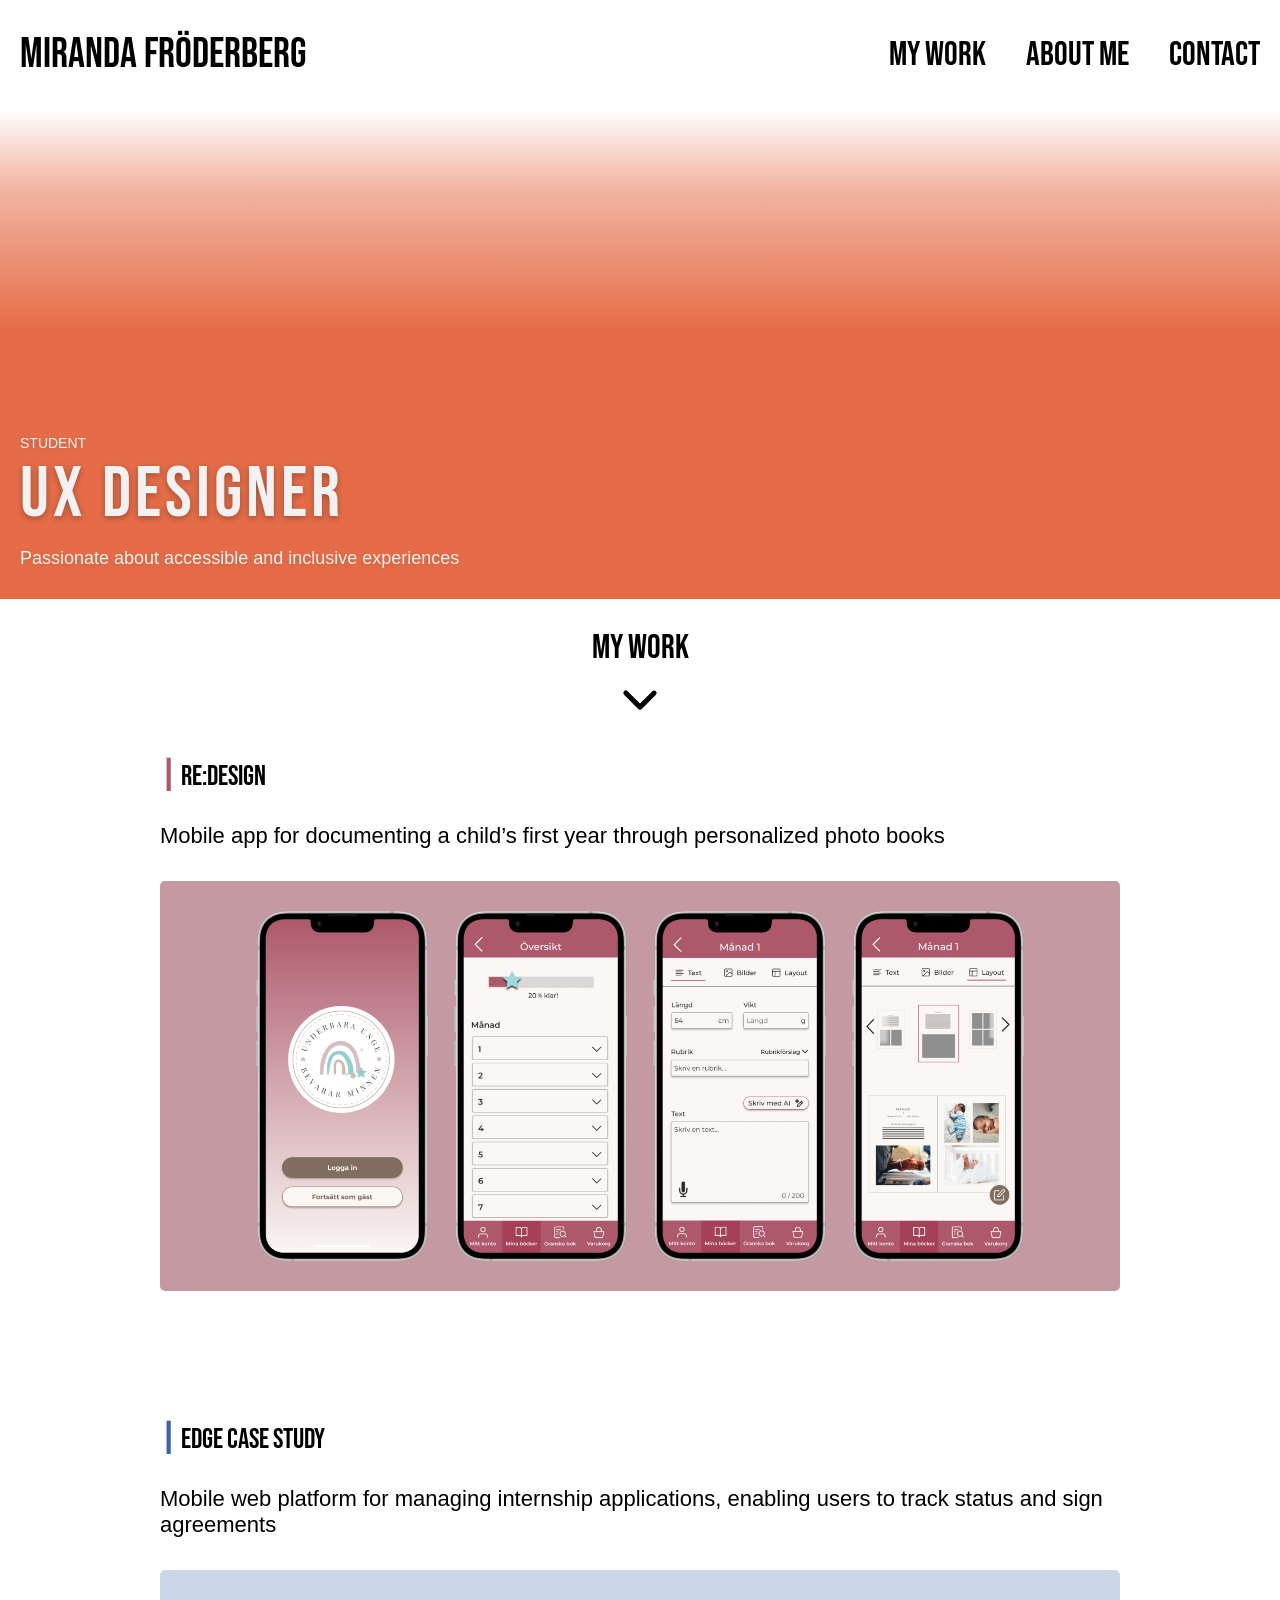
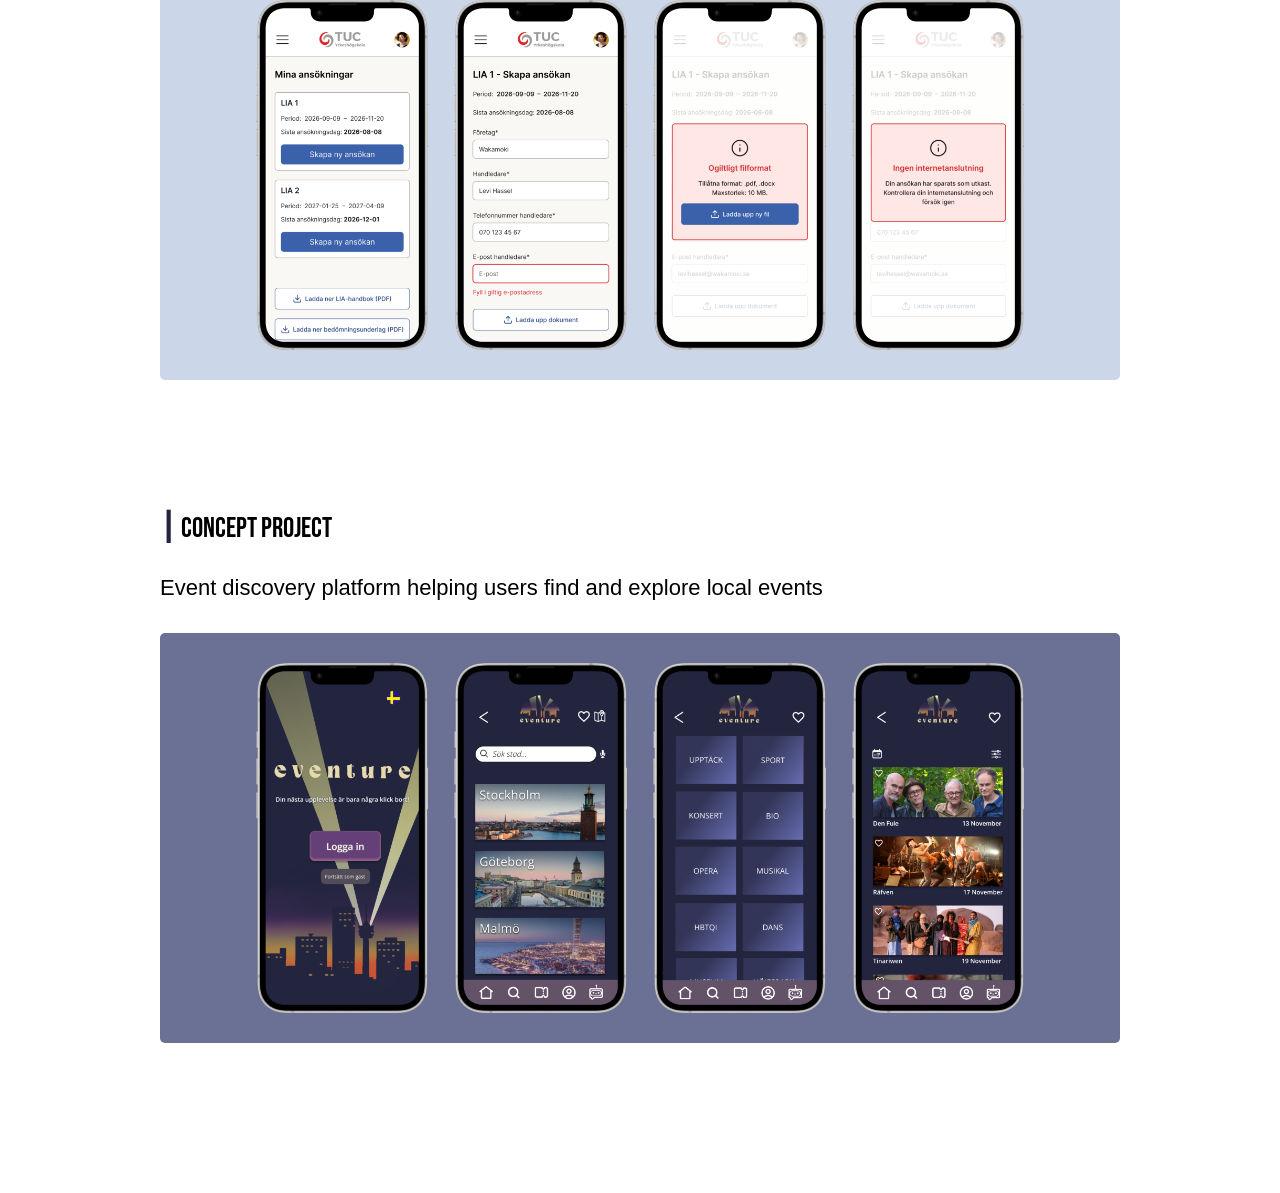
<file: index.html>
<!DOCTYPE html>
<html>
    <head>
        <meta name="viewport" content="width=device-width, initial-scale=1" />
        <meta charset="utf-8" />

        <!-- Title -->
        <title>Miranda Fröderberg - UX Designer</title>

        <!-- Font -->
        <link rel="preconnect" href="https://fonts.googleapis.com">
        <link rel="preconnect" href="https://fonts.gstatic.com" crossorigin>
        <link href="https://fonts.googleapis.com/css2?family=Bebas+Neue&display=swap" rel="stylesheet">
        
        <link rel="stylesheet" href="style.css" />
    </head>

    <body>
        <!-- Navigation -->
        <nav class="nav-container">
            <nav class="nav-box">

                <a href="" class="logo">MIRANDA FRÖDERBERG</a>
                
                <ul class="nav-links">
                    <li class="dropdown">
                        <button class="dropdown-toggle">MY WORK</button>
                        <ul class="dropdown-menu">
                            <li><a href="UnderbaraUnge/">RE:DESIGN</a></li>
                            <li><a href="Lia/">EDGE CASE STUDY</a></li>
                            <li><a href="Eventure/">CONCEPT PROJECT</a></li>
                        </ul>
                    </li>
                    <li><a id="about" href="about/">ABOUT ME</a></li>
                    <li><a id="contact" href="contact/">CONTACT</a></li>
                </ul>
            </nav>
        </nav>

        <!-- Hero section -->
        <div class="hero-background">
            <header class="hero-container">

                <div class="hero-text">
                    <p class="student">STUDENT</p>
                    <h1>UX DESIGNER</h1>
                    <p class="introduction">
                     Passionate about accessible and inclusive experiences
                    </p>
                </div>

            </header>
        </div>

        <!-- Work section -->
        <section class="work" id="work">
            <nav class="work-nav">
                <a href="#projects" class="work-btn">
                    <h2>MY WORK</h2>
                    <img src="img/Ikoner/new-arrow-down-bold.svg" alt="" />
                </a>
            </nav>

            <div class="projects-container" id="projects">
                <div class="project-section pink-theme">
                    <div class="project-content">
                        <h3 class="project-title"><strong>|</strong>RE:DESIGN</h3>
                        <p class="project-description">Mobile app for documenting a child’s first year through personalized 
                        photo books</p>
                    </div>
                    <div class="project-mockup" id="UnderbaraUnge">

                        <div class="view-project">
                            <span>The process ></span>
                         </div>

                        <a href="UnderbaraUnge/" class="mockup">
                            <img src="img/UnderbaraUnge/UU1.png" alt="Mockup 1">
                            <img src="img/UnderbaraUnge/UU2.0.png" alt="Mockup 2">
                            <img src="img/UnderbaraUnge/UU3.png" alt="Mockup 3">
                            <img src="img/UnderbaraUnge/UU4.png" alt="Mockup 4">
                        </a> 
                    </div>
                </div>

                <div class="project-section blue-theme">
                    <div class="project-content">
                        <h3 class="project-title"><strong>|</strong>EDGE CASE STUDY</h3>
                        <p class="project-description">Mobile web platform for managing internship applications, 
                            enabling users to track status and sign agreements</p>
                    </div>
                    <div class="project-mockup" id="Lia">

                        <div class="view-project">
                            <span>The process ></span>
                         </div>
                        
                        <a href="Lia/" class="mockup">
                            <img src="img/Lia/LIA1.png" alt="Mockup 1">
                            <img src="img/Lia/LIA2.png" alt="Mockup 2">
                            <img src="img/Lia/LIA3.png" alt="Mockup 3">
                            <img src="img/Lia/LIA4.png" alt="Mockup 4">
                        </a> 
                    </div>
                </div>

                <div class="project-section purple-theme">
                    <div class="project-content">
                        <h3 class="project-title"><strong>|</strong>CONCEPT PROJECT</h3>
                        <p class="project-description">Event discovery platform helping users find 
                            and explore local events</p>
                    </div>
                    <div class="project-mockup" id="Eventure">

                         <div class="view-project">
                            <span>The process ></span>
                         </div>

                        <a href="Eventure/" class="mockup">
                            <img src="img/Eventure/Eventure1.png" alt="Mockup 1">
                            <img src="img/Eventure/Eventure2.png" alt="Mockup 2">
                            <img src="img/Eventure/Eventure3.png" alt="Mockup 3">
                            <img src="img/Eventure/Eventure4.png" alt="Mockup 4">
                        </a> 
                    </div>
                </div>
            </div>
        </section>
    </body>

    
    
    
    <script>
        const toggle = document.querySelector('.dropdown-toggle');
        const dropdown = document.querySelector('.dropdown');

        toggle.addEventListener('click', function(e) {
            e.preventDefault(); // stoppar navigation
            dropdown.classList.toggle('open');
        });

        // stäng om man klickar utanför
        document.addEventListener('click', function(e) {
            if (!dropdown.contains(e.target)) {
                dropdown.classList.remove('open');
            }
        });
        </script>
    <!-- Footer -->
</html>
</file>
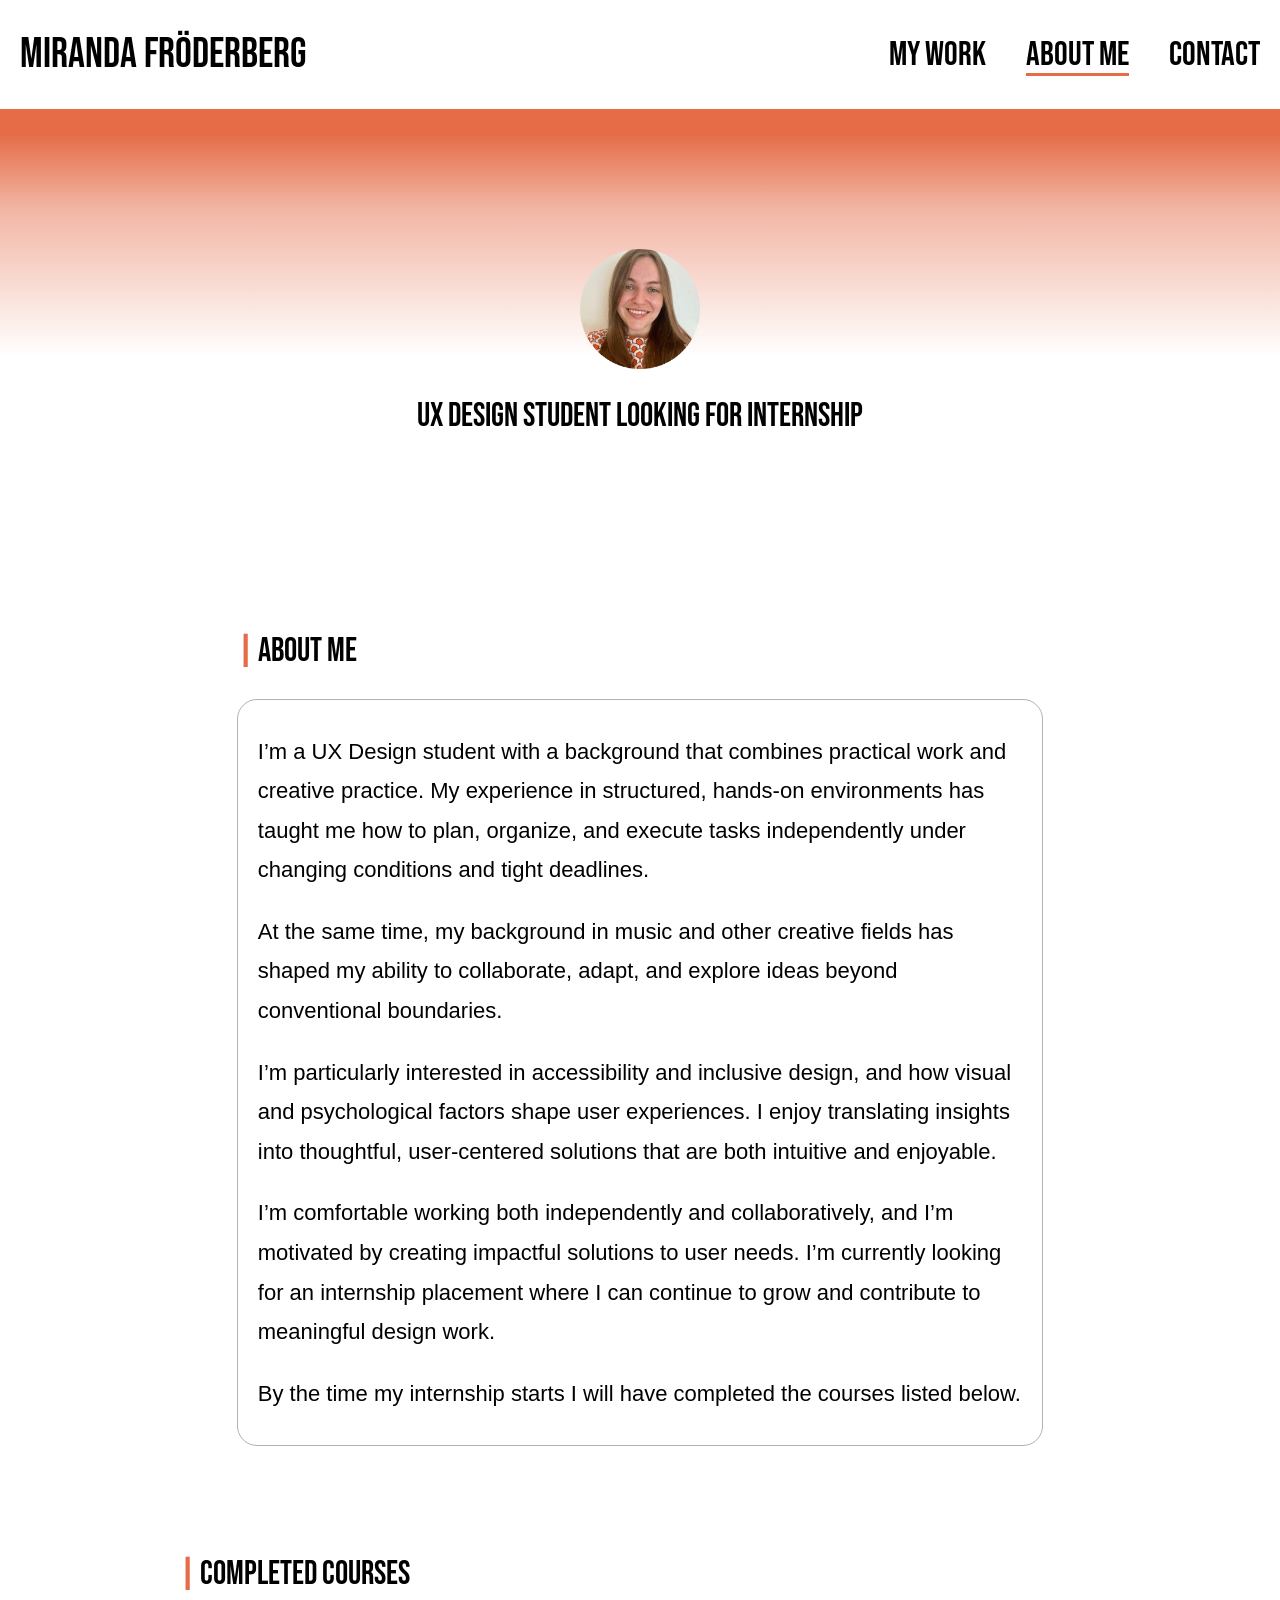
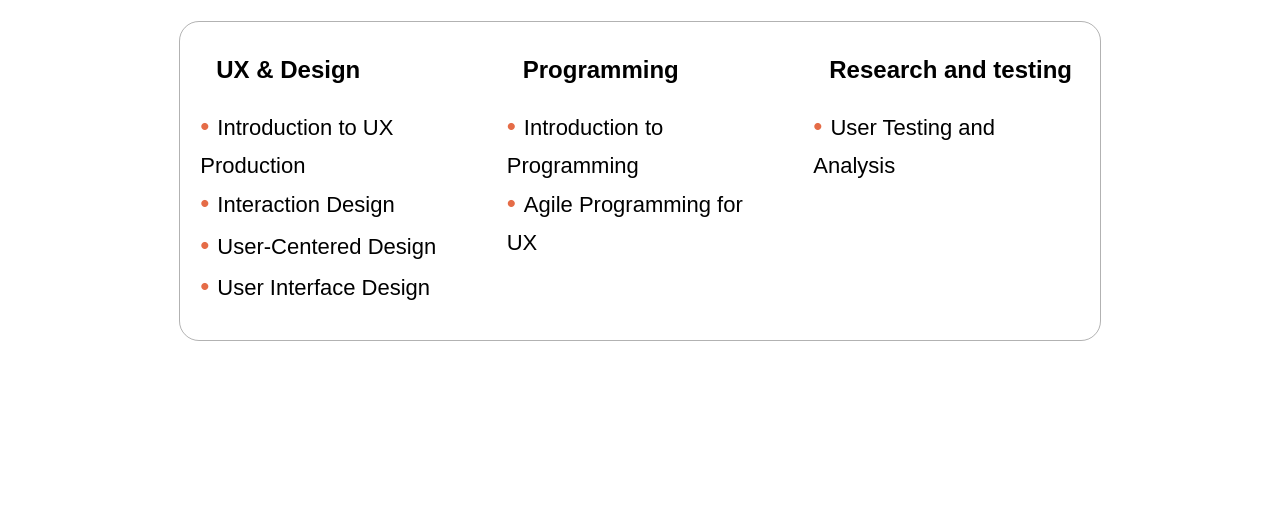
<file: about/index.html>
<!DOCTYPE html>
<html>
    <head>
        <meta name="viewport" content="width=device-width, initial-scale=1" />
        <meta charset="utf-8" />

        <!-- Title -->
        <title>Miranda Fröderberg - UX Designer</title>

        <!-- Font -->
        <link rel="preconnect" href="https://fonts.googleapis.com">
        <link rel="preconnect" href="https://fonts.gstatic.com" crossorigin>
        <link href="https://fonts.googleapis.com/css2?family=Bebas+Neue&display=swap" rel="stylesheet">
        
        <link rel="stylesheet" href="style.css" />
    </head>

    <body> 
        <!-- Navigation -->
        <nav class="nav-container">
            <div class="nav-box">

                <a href="../" class="logo">MIRANDA FRÖDERBERG</a>
                
                <ul class="nav-links">
                    <li class="dropdown">
                        <button class="dropdown-toggle" id="work">MY WORK</button>
                        <ul class="dropdown-menu">
                            <li><a href="../UnderbaraUnge/">RE:DESIGN</a></li>
                            <li><a href="../Lia/">EDGE CASE STUDY</a></li>
                            <li><a href="../Eventure/">CONCEPT PROJECT</a></li>
                        </ul>
                    </li>
                    <li><a id="about" href="../about/">ABOUT ME</a></li>
                    <li><a id="contact" href="../contact/">CONTACT</a></li>
                </ul>
            </div>
        </nav>

        <section class="hero">
            <div class="hero-container">
                <img src="../img/ProfilePic.png" alt="Profile photo of Miranda Fröderberg">
                <h1>UX DESIGN STUDENT LOOKING FOR INTERNSHIP</h1>
            </div>
        </section>

        <main class="main">
            <section class="about">
                <h2><strong>|</strong>ABOUT ME</h2>
                <div class="text">
                    <p>
I’m a UX Design student with a background that combines practical work and creative practice. My experience in structured, hands-on environments has taught me how to plan, organize, and execute tasks independently under changing conditions and tight deadlines.
</p>

<p>
At the same time, my background in music and other creative fields has shaped my ability to collaborate, adapt, and explore ideas beyond conventional boundaries.
</p>

<p>
I’m particularly interested in accessibility and inclusive design, and how visual and psychological factors shape user experiences. I enjoy translating insights into thoughtful, user-centered solutions that are both intuitive and enjoyable.
</p>

<p>
I’m comfortable working both independently and collaboratively, and I’m motivated by creating impactful solutions to user needs. I’m currently looking for an internship placement where I can continue to grow and contribute to meaningful design work.
</p>

<p>
By the time my internship starts I will have completed the courses listed below.
</p>
                </div>
            </section>
            <section class="courses">
                <h2><strong>|</strong>COMPLETED COURSES</h2>
                <div class="list-container">
                    <div class="list">
                        <h3> UX & Design </h3>
                        <ul>
                            <li>Introduction to UX Production</li>
                            <li>Interaction Design</li>
                            <li>User-Centered Design</li>
                            <li>User Interface Design</li>
                        </ul>
                    </div>
                    <div class="list">
                        <h3> Programming </h3>
                        <ul>
                            <li>Introduction to Programming</li>
                            <li>Agile Programming for UX</li>
                        </ul>
                    </div>
                    <div class="list">
                        <h3> Research and testing </h3>
                        <ul>
                            <li>User Testing and Analysis</li>
                        </ul>
                    </div>
                </div>
            </section>
        </main>
    </body>
</html>
</file>
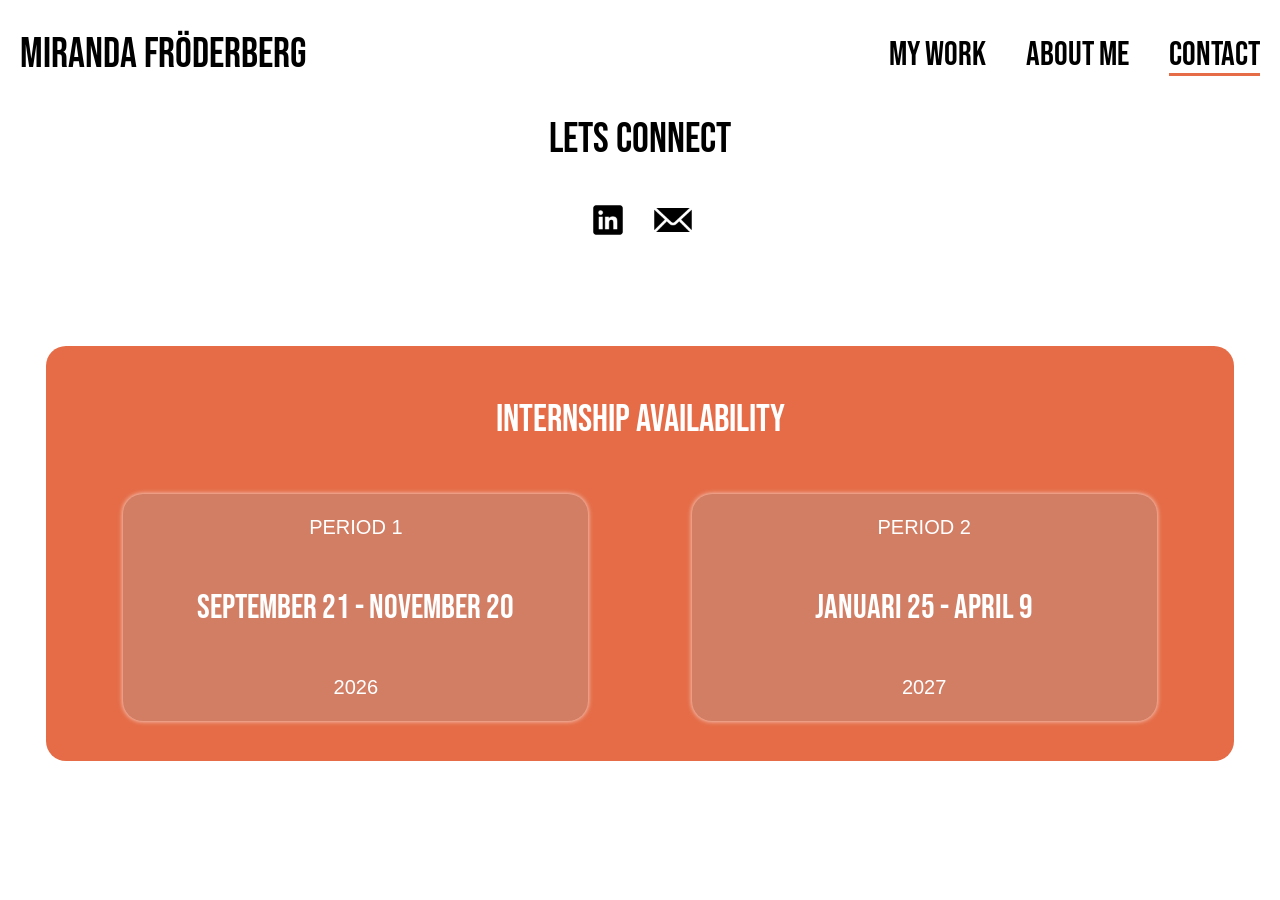
<file: contact/index.html>
<!DOCTYPE html>
<html>
    <head>
        <meta name="viewport" content="width=device-width, initial-scale=1" />
        <meta charset="utf-8" />

        <!-- Title -->
        <title>Miranda Fröderberg - UX Designer</title>

        <!-- Font -->
        <link rel="preconnect" href="https://fonts.googleapis.com">
        <link rel="preconnect" href="https://fonts.gstatic.com" crossorigin>
        <link href="https://fonts.googleapis.com/css2?family=Bebas+Neue&display=swap" rel="stylesheet">
        
        <link rel="stylesheet" href="style.css" />
    </head>

    <body>
        <!-- Navigation -->
        <nav class="nav-container">
            <div class="nav-box">

                <a href="../" class="logo">MIRANDA FRÖDERBERG</a>
                
                <ul class="nav-links">
                    <li class="dropdown">
                        <button class="dropdown-toggle" id="work">MY WORK</button>
                        <ul class="dropdown-menu">
                            <li><a href="../UnderbaraUnge/">RE:DESIGN</a></li>
                            <li><a href="../Lia/">EDGE CASE STUDY</a></li>
                            <li><a href="../Eventure/">CONCEPT PROJECT</a></li>
                        </ul>
                    </li>
                    <li><a id="about" href="../about/">ABOUT ME</a></li>
                    <li><a id="contact" href="">CONTACT</a></li>
                </ul>
            </div>
        </nav>

        <section class="connect-container">
            <div class="connect-title">
                <h1>LETS CONNECT</h1>
                <div class="contact-icons">
                    <a href="https://www.linkedin.com/in/miranda-fr%C3%B6derberg-60925b381/" target="_blank" class="LinkedIn">
                        <img src="../img/Ikoner/linkedin.png" alt="LinkedIn">
                    </a>
                    <a href="mailto:mirandafroderberg@gmail.com" target="_blank" class="Mail">
                        <img src="../img/Ikoner/email.png" alt="Mail">
                    </a> 
                </div>
            </div>
            <div class="internship-container">
                <h2>INTERNSHIP AVAILABILITY</h2>
                <div class="period-cards">
                    <div class="card">
                        <p class="period">PERIOD 1</p>
                        <h2>SEPTEMBER 21 - NOVEMBER 20</h2>
                        <p class="year">2026</p>
                    </div>
                    <div class="card">
                        <p class="period">PERIOD 2</p>
                        <h2>JANUARI 25 - APRIL 9</h2>
                        <p class="year">2027</p>
                    </div>
                </div>
            </div>
        </section>
    </body>
</html>
</file>
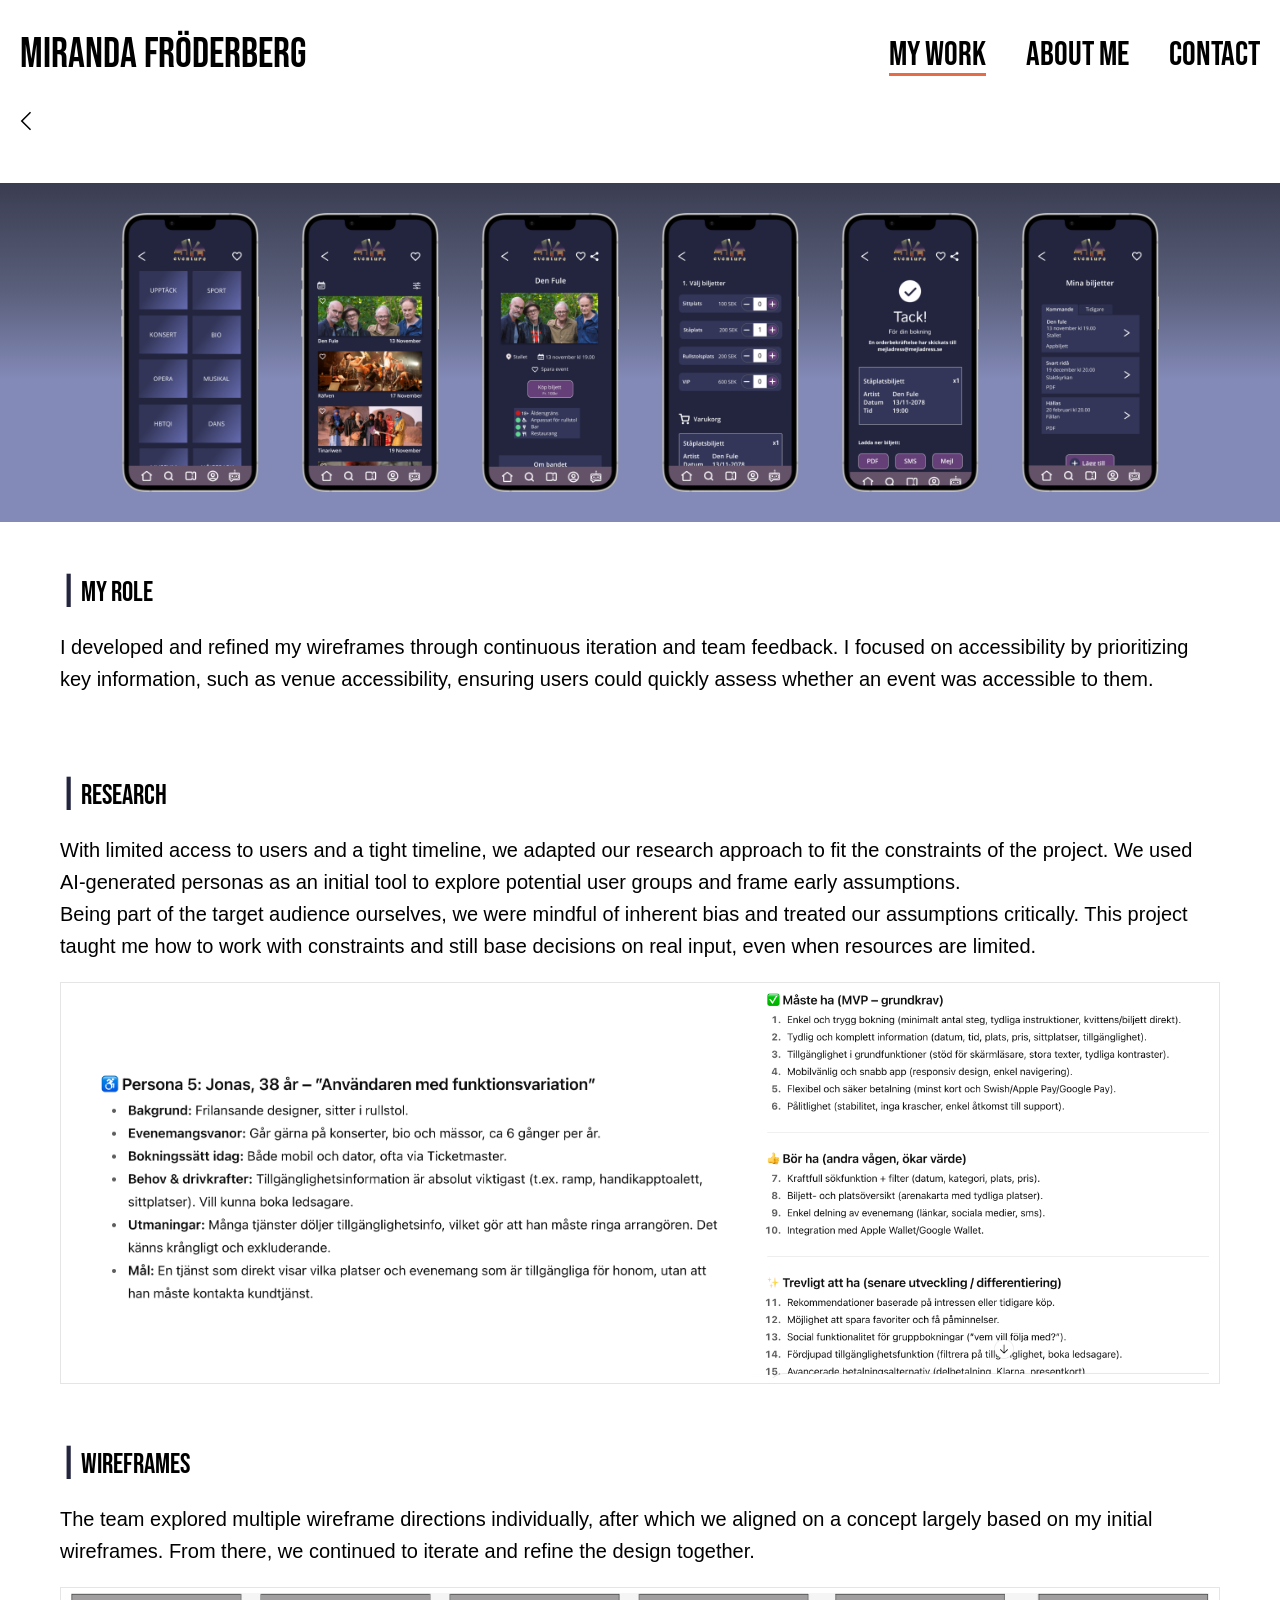
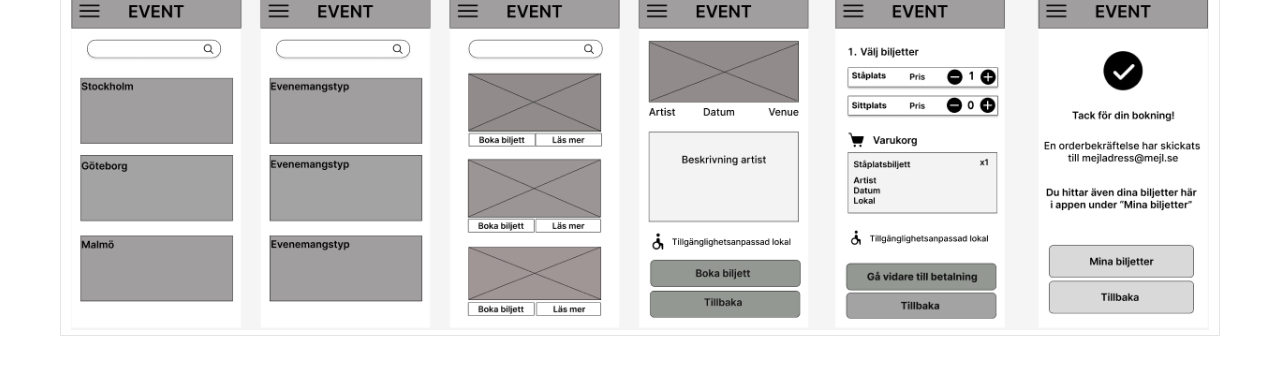
<file: Eventure/index.html>
<!DOCTYPE html>
<html>
    <head>
        <meta name="viewport" content="width=device-width, initial-scale=1" />
        <meta charset="utf-8" />

        <!-- Title -->
        <title>Miranda Fröderberg - UX Designer</title>

        <!-- Font -->
        <link rel="preconnect" href="https://fonts.googleapis.com">
        <link rel="preconnect" href="https://fonts.gstatic.com" crossorigin>
        <link href="https://fonts.googleapis.com/css2?family=Bebas+Neue&display=swap" rel="stylesheet">
        
        <link rel="stylesheet" href="style.css" />
    </head>

    <body>
        <!-- Navigation -->
        <nav class="nav-container">
            <div class="nav-box">

                <a href="../" class="logo">MIRANDA FRÖDERBERG</a>
                
                <ul class="nav-links">
                    <li class="dropdown">
                        <button class="dropdown-toggle" id="work">MY WORK</button>
                        <ul class="dropdown-menu">
                            <li><a href="../UnderbaraUnge/">RE:DESIGN</a></li>
                            <li><a href="../Lia/">EDGE CASE STUDY</a></li>
                            <li><a href="">CONCEPT PROJECT</a></li>
                        </ul>
                    </li>
                    <li><a id="about" href="../about/">ABOUT ME</a></li>
                    <li><a id="contact" href="../contact/">CONTACT</a></li>
                </ul>
            </div>
        </nav>

        <div class="return-btn">
            <a href="../">
                <img src="../img/Ikoner/new-arrow-back-ios.svg">
            </a>
        </div>

        <section class="header">
            <div class="mockup">
                <img src="../img/Eventure/Eventure3.png" alt="Mockup 1">
                <img src="../img/Eventure/Eventure4.png" alt="Mockup 2">
                <img src="../img/Eventure/Eventure5.png" alt="Mockup 3">
                <img src="../img/Eventure/Eventure6.png" alt="Mockup 4">
                <img src="../img/Eventure/Eventure7.png" alt="Mockup 5">
                <img src="../img/Eventure/Eventure8.png" alt="Mockup 6">
            </div>
        </section>

        <section class="main">
            <div class="container">
                <h3><strong>|</strong>MY ROLE</h3>
                <p>
                    I developed and refined my wireframes through continuous iteration and team feedback. 
                    I focused on accessibility by prioritizing key information, such as venue accessibility, 
                    ensuring users could quickly assess whether an event was accessible to them.
                </p>
            </div>

            <div class="container">
                <h3><strong>|</strong>RESEARCH</h3>
                <p>
                    With limited access to users and a tight timeline, we adapted our research approach to fit the 
                    constraints of the project. We used AI-generated personas as an initial tool to explore potential user 
                    groups and frame early assumptions.
                    <br>
                    Being part of the target audience ourselves, we were mindful of inherent bias and treated our 
                    assumptions critically. This project taught me how to work with constraints and still base decisions on real 
                    input, even when resources are limited.
                </p>
                <div class="research-img">
                    <img src="../img/Eventure/Eventure-research-1.png" alt="">
                    <img src="../img/Eventure/Eventure-research-2.png" alt="">
                </div>
            </div>

            <div class="container">
                <h3><strong>|</strong>WIREFRAMES</h3>
                <p>
                    The team explored multiple wireframe directions individually, after which we aligned on a concept largely based on my initial wireframes. 
                    From there, we continued to iterate and refine the design together.
                </p>
                <div class="wireframe-img">
                    <img src="../img/Eventure/Eventure-wireframes.png" alt="">
                </div>
            </div>

          
        </section>
    </body>
</html>
</file>
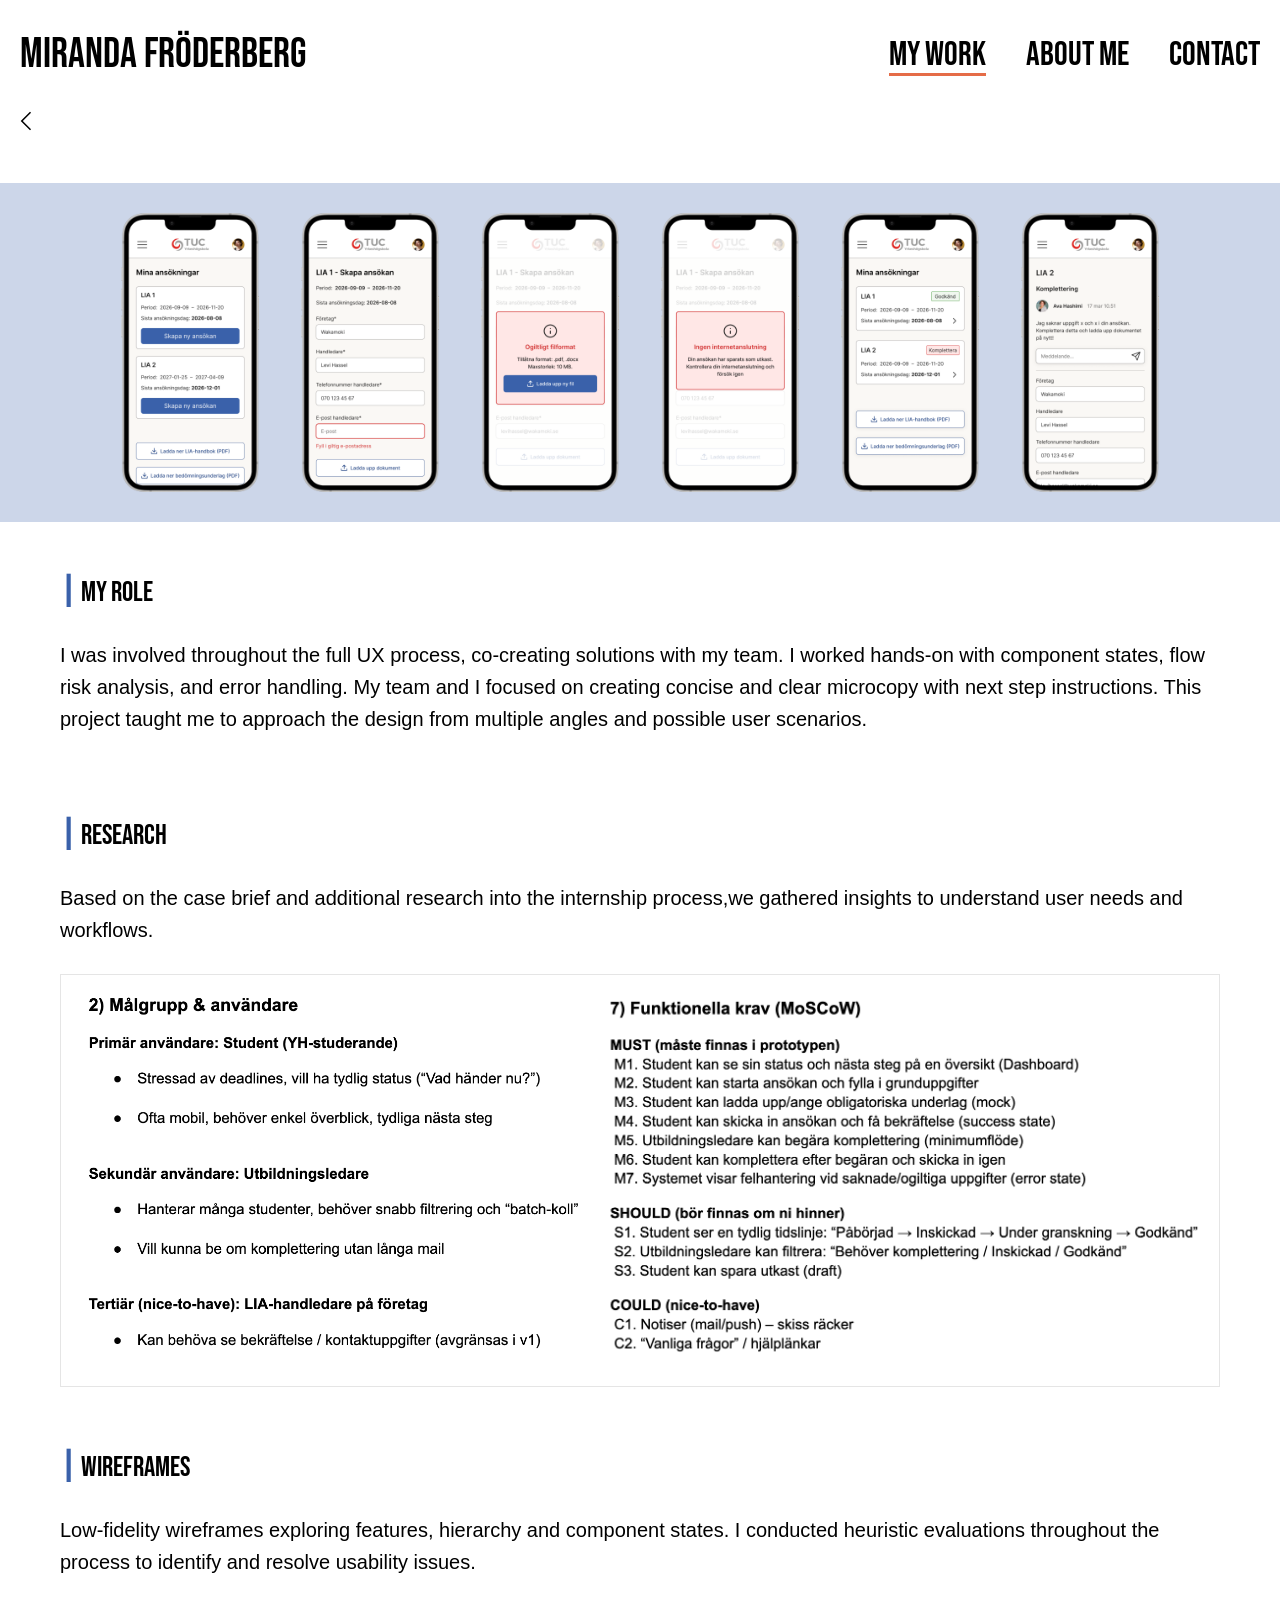
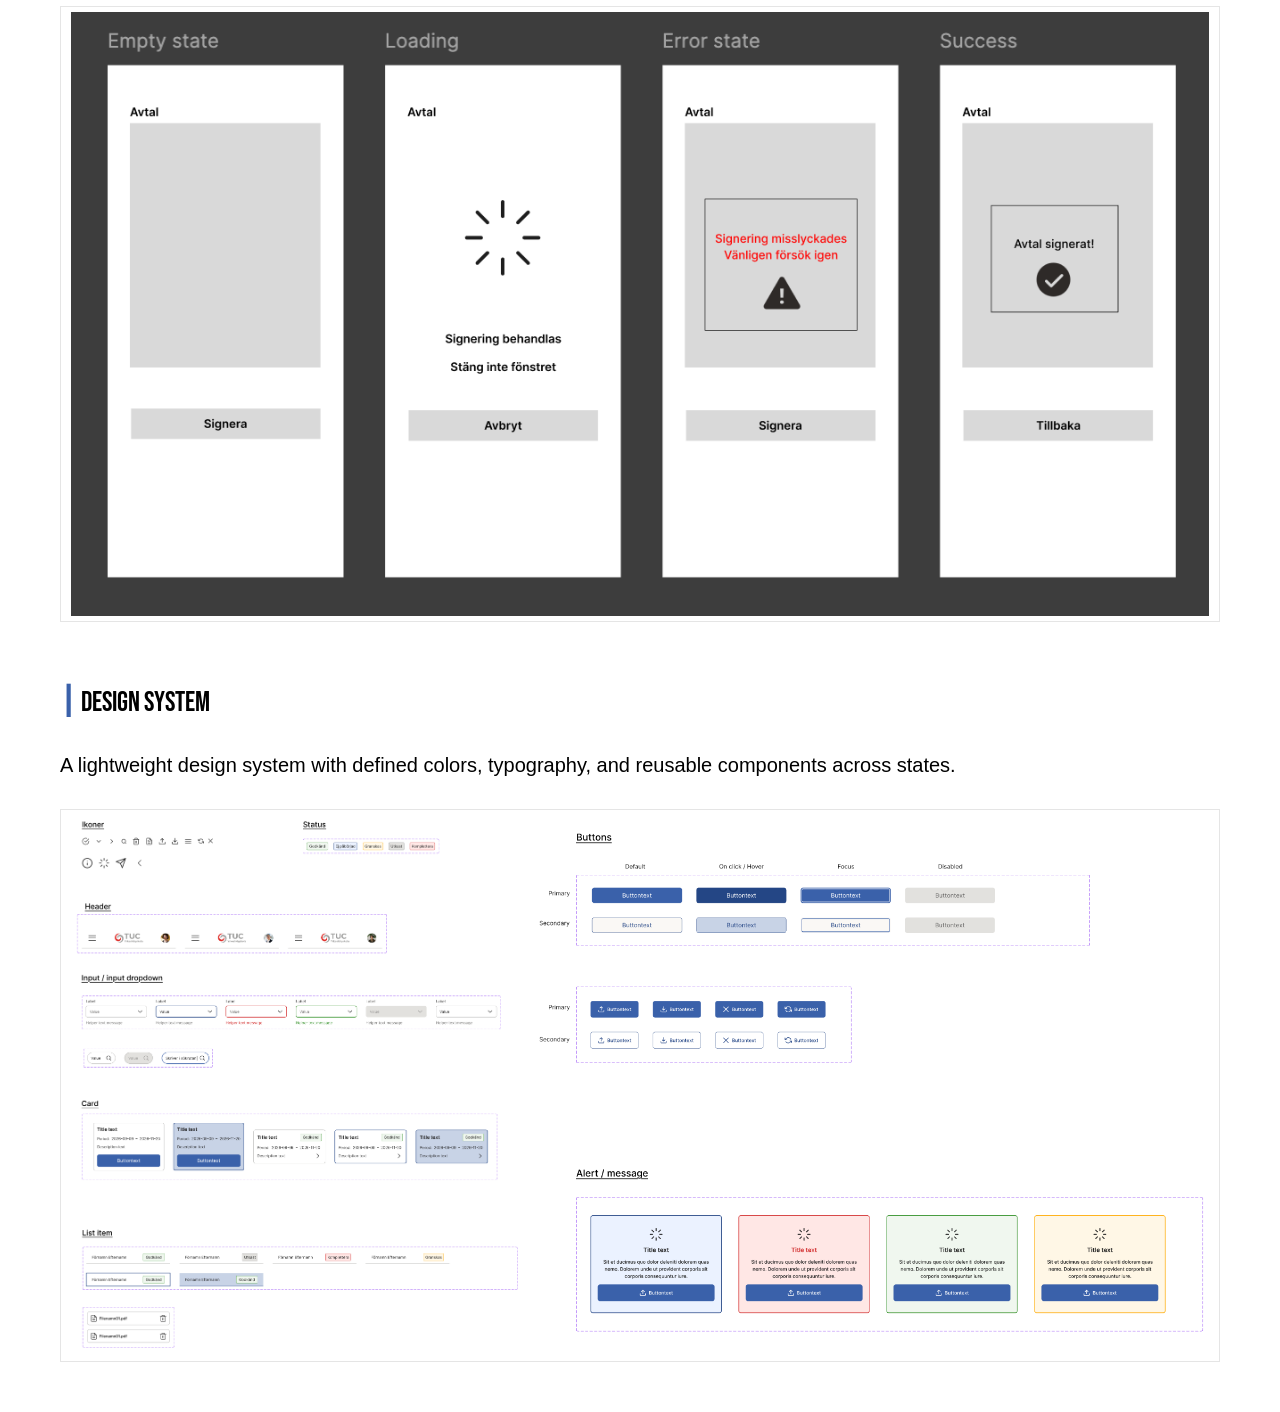
<file: Lia/index.html>
<!DOCTYPE html>
<html>
    <head>
        <meta name="viewport" content="width=device-width, initial-scale=1" />
        <meta charset="utf-8" />

        <!-- Title -->
        <title>Miranda Fröderberg - UX Designer</title>

        <!-- Font -->
        <link rel="preconnect" href="https://fonts.googleapis.com">
        <link rel="preconnect" href="https://fonts.gstatic.com" crossorigin>
        <link href="https://fonts.googleapis.com/css2?family=Bebas+Neue&display=swap" rel="stylesheet">
        
        <link rel="stylesheet" href="style.css" />
    </head>

    <body>
        <!-- Navigation -->
        <nav class="nav-container">
            <div class="nav-box">

                <a href="../" class="logo">MIRANDA FRÖDERBERG</a>
                
                <ul class="nav-links">
                    <li class="dropdown">
                        <button class="dropdown-toggle" id="work">MY WORK</button>
                        <ul class="dropdown-menu">
                            <li><a href="../UnderbaraUnge/">RE:DESIGN</a></li>
                            <li><a href="">EDGE CASE STUDY</a></li>
                            <li><a href="../Eventure/">CONCEPT PROJECT</a></li>
                        </ul>
                    </li>
                    <li><a id="about" href="../about/">ABOUT ME</a></li>
                    <li><a id="contact" href="../contact/">CONTACT</a></li>
                </ul>
            </div>
        </nav>

        <div class="return-btn">
            <a href="../">
                <img src="../img/Ikoner/new-arrow-back-ios.svg">
            </a>
        </div>

        <section class="header">
            <div class="mockup">
                <img src="../img/Lia/LIA1.png" alt="Mockup 1">
                <img src="../img/Lia/LIA2.png" alt="Mockup 2">
                <img src="../img/Lia/LIA3.png" alt="Mockup 3">
                <img src="../img/Lia/LIA4.png" alt="Mockup 4">
                <img src="../img/Lia/LIA5.png" alt="Mockup 5">
                <img src="../img/Lia/LIA6.png" alt="Mockup 6">
            </div>
        </section>

        <section class="main">
            <div class="container">
                <h3><strong>|</strong>MY ROLE</h3>
                <p>
                    I was involved throughout the full UX process, co-creating solutions with my team. 
                    I worked hands-on with component states, flow risk analysis, and error handling.
                    My team and I focused on creating concise and clear microcopy with next step instructions. 
                    This project taught me to approach the design from multiple angles and possible user scenarios.
                </p>
            </div>

            <div class="container">
                <h3><strong>|</strong>RESEARCH</h3>
                <p>
                    Based on the case brief and additional research into the internship process,we gathered insights to understand user needs and workflows.
                </p>
                <div class="research-img">
                    <img src="../img/Lia/LIA-research-1.png" alt="">
                    <img src="../img/Lia/LIA-research-2.png" alt="">
                </div>
            </div>

            <div class="container">
                <h3><strong>|</strong>WIREFRAMES</h3>
                <p>
                    Low-fidelity wireframes exploring features, hierarchy and component states. I conducted heuristic evaluations throughout the process to identify and resolve usability issues. 
                </p>
                <div class="wireframe-img">
                    <img src="../img/Lia/LIA-wireframes.png" alt="">
                </div>
            </div>

            <div class="container">
                <h3><strong>|</strong>DESIGN SYSTEM</h3>
                <p>
                    A lightweight design system with defined colors, typography, and reusable components across states.
                </p>
                <div class="style-img">
                    <img src="../img/Lia/LIA-system-1.png" alt="">
                    <img src="../img/Lia/LIA-system-2.png" alt="">
                </div>
            </div>
        </section>
    </body>
</html>
</file>
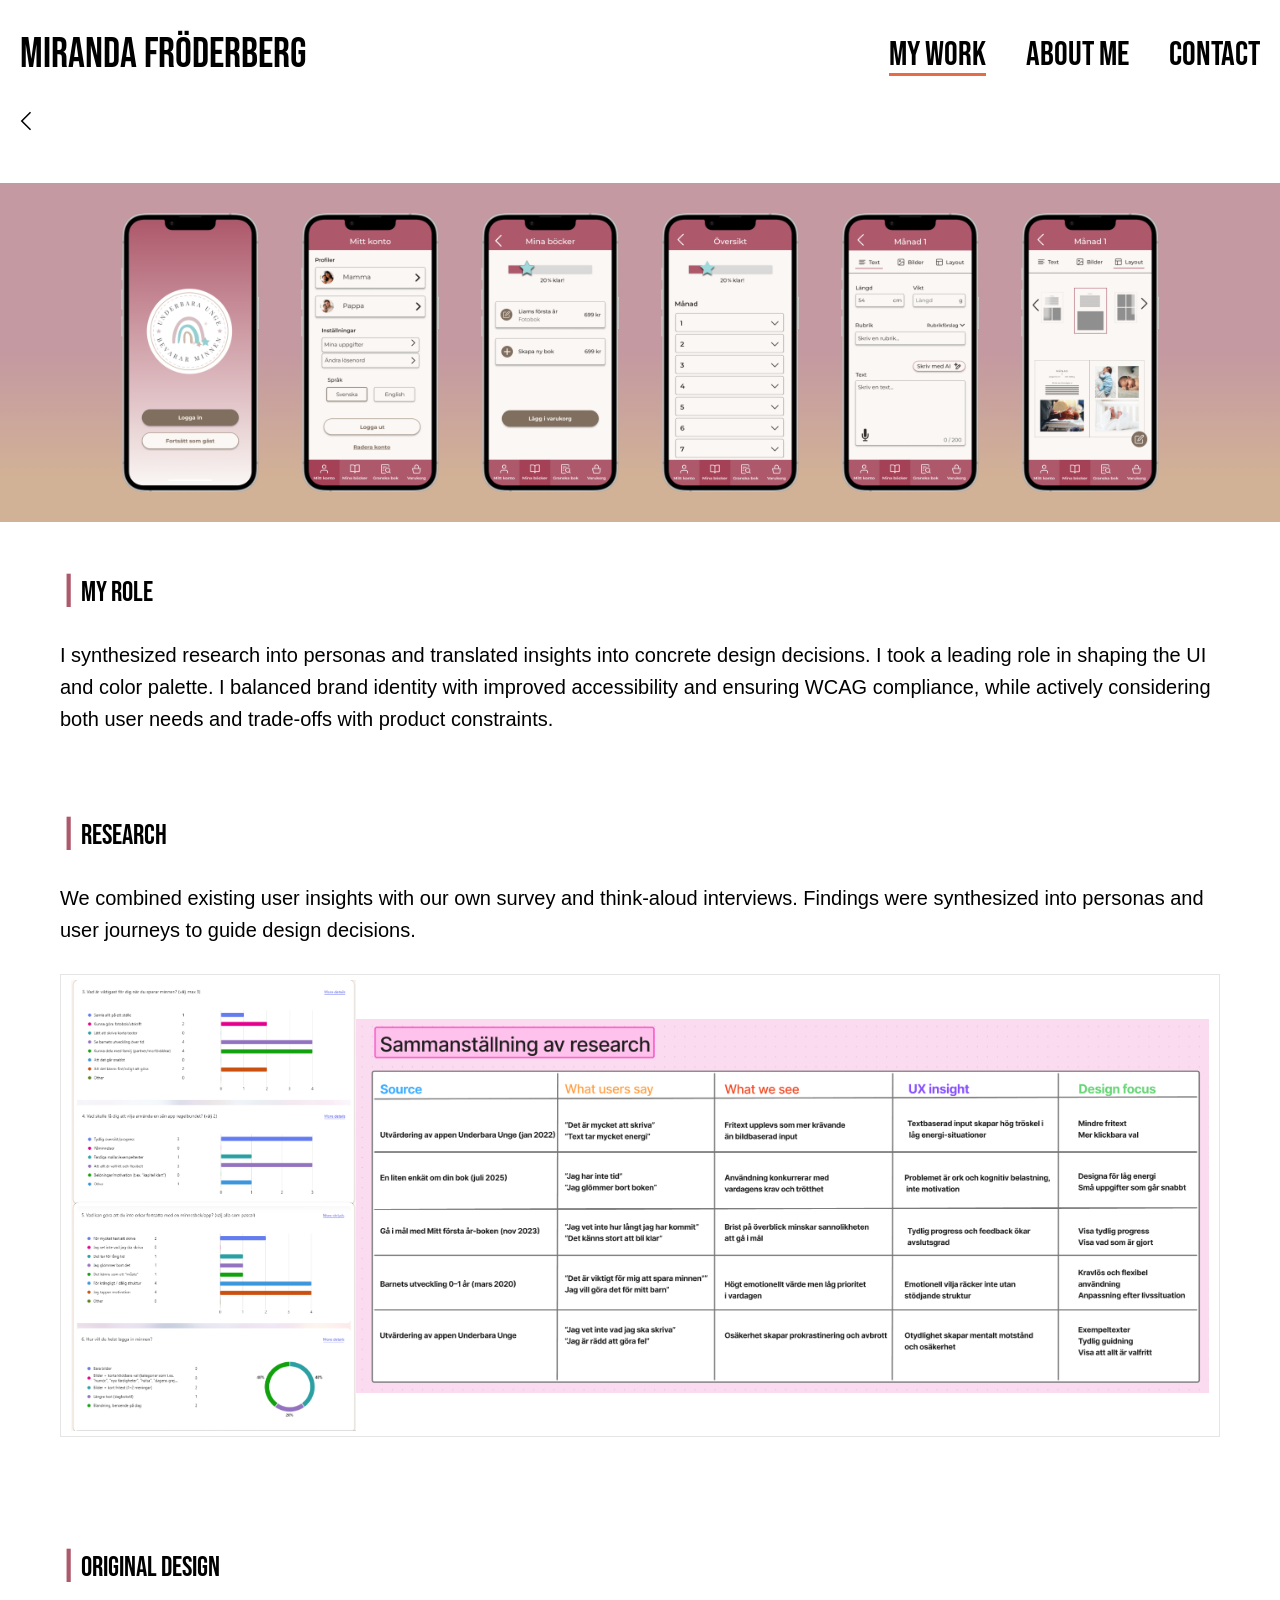
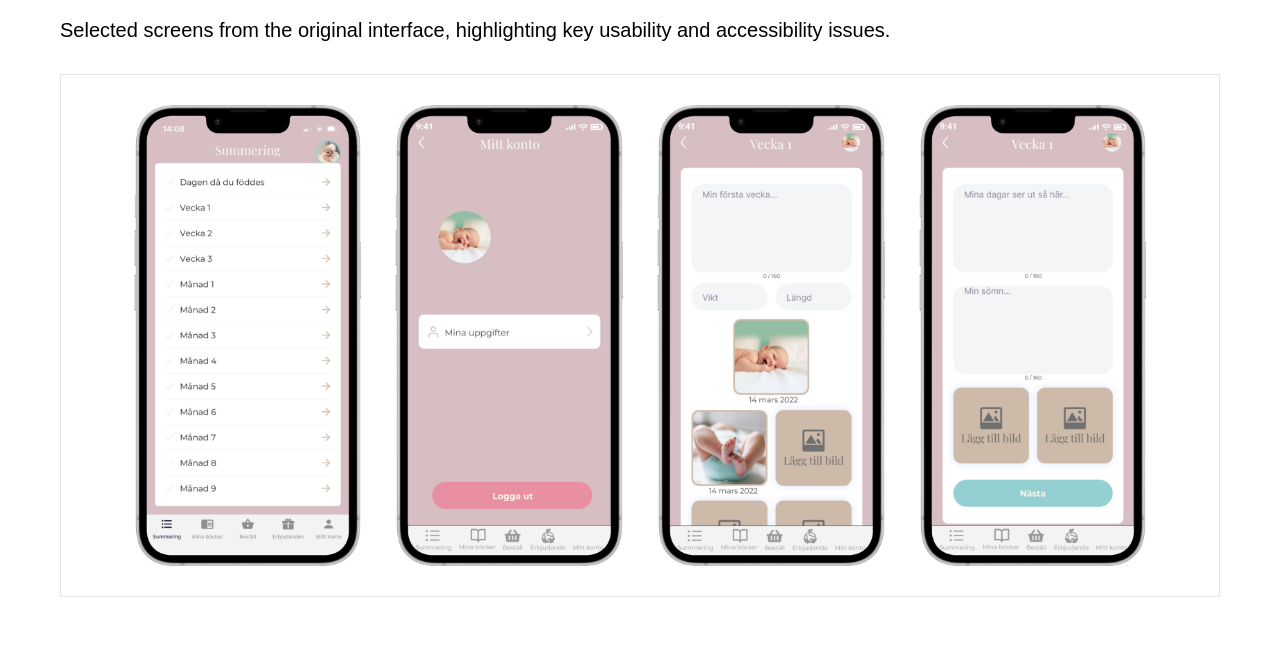
<file: UnderbaraUnge/index.html>
<!DOCTYPE html>
<html>
    <head>
        <meta name="viewport" content="width=device-width, initial-scale=1" />
        <meta charset="utf-8" />

        <!-- Title -->
        <title>Miranda Fröderberg - UX Designer</title>

        <!-- Font -->
        <link rel="preconnect" href="https://fonts.googleapis.com">
        <link rel="preconnect" href="https://fonts.gstatic.com" crossorigin>
        <link href="https://fonts.googleapis.com/css2?family=Bebas+Neue&display=swap" rel="stylesheet">
        
        <link rel="stylesheet" href="style.css" />
    </head>

    <body>
        <!-- Navigation -->
        <nav class="nav-container">
            <div class="nav-box">

                <a href="../" class="logo">MIRANDA FRÖDERBERG</a>
                
                <ul class="nav-links">
                    <li class="dropdown">
                        <button class="dropdown-toggle" id="work">MY WORK</button>
                        <ul class="dropdown-menu">
                            <li><a href="">RE:DESIGN</a></li>
                            <li><a href="../Lia/">EDGE CASE STUDY</a></li>
                            <li><a href="../Eventure/">CONCEPT PROJECT</a></li>
                        </ul>
                    </li>
                    <li><a id="about" href="../about/">ABOUT ME</a></li>
                    <li><a id="contact" href="../contact/">CONTACT</a></li>
                </ul>
            </div>
        </nav>

        <div class="return-btn">
            <a href="../">
                <img src="../img/Ikoner/new-arrow-back-ios.svg">
            </a>
        </div>

        <section class="header">
            <div class="mockup">
                <img src="../img/UnderbaraUnge/UU1.png" alt="Mockup 1">
                <img src="../img/UnderbaraUnge/UU5.png" alt="Mockup 2">
                <img src="../img/UnderbaraUnge/UU6.png" alt="Mockup 3">
                <img src="../img/UnderbaraUnge/UU2.0.png" alt="Mockup 4">
                <img src="../img/UnderbaraUnge/UU3.png" alt="Mockup 5">
                <img src="../img/UnderbaraUnge/UU4.png" alt="Mockup 6">
            </div>
        </section>

        <section class="main">
            <div class="container">
                <h3><strong>|</strong>MY ROLE</h3>
                <p>
                    I synthesized research into personas and translated insights into concrete design decisions. 
                    I took a leading role in shaping the UI and color palette. I balanced brand identity with 
                    improved accessibility and ensuring WCAG compliance, while actively considering both user needs 
                    and trade-offs with product constraints.
                </p>
            </div>

  

            <div class="container">
                <h3><strong>|</strong>RESEARCH</h3>
                <p>
                    We combined existing user insights with our own survey and think-aloud interviews. 
                    Findings were synthesized into personas and user journeys to guide design decisions.
                </p>
                <div class="research-img">
                    <img src="../img/UnderbaraUnge/UU-research-1.png" alt="">
                    <img src="../img/UnderbaraUnge/UU-research-2.png" alt="">
                </div>
            </div>

            <div class="container">
                <h3><strong>|</strong>ORIGINAL DESIGN</h3>
                <p>
                    Selected screens from the original interface, highlighting key usability and accessibility issues.
                </p>
                <div class="original-img">
                    <img src="../img/UnderbaraUnge/OG-UU-1.png" alt="Mockup 7">
                    <img src="../img/UnderbaraUnge/OG-UU-2.png" alt="Mockup 8">
                    <img src="../img/UnderbaraUnge/OG-UU-3.png" alt="Mockup 9">
                    <img src="../img/UnderbaraUnge/OG-UU-4.png" alt="Mockup 10">
                </div>
            </div>

            
            </div>
        </section>
    </body>
</html>
</file>
<file: style.css>
html {
    scroll-behavior: smooth;
}

body {
    font-family: Helvetica, Arial, sans-serif;
    font-size: 22px;
    margin: 0;
    padding: 0;
    background-color: white;
}

h1, .logo, .nav-links, .work-nav, .project-title {
    font-family: "Bebas Neue", sans-serif;
}


/* NAV */
.nav-container {
    background-color: #ffffff;

    display: flex;
    justify-content: center;
}

.nav-box {
    width: 100%;
    max-width: 1600px;
    padding: 0 20px;

    display: flex;
    align-items: center;
    justify-content: space-between;
}

.logo {
    position: relative;
    font-size: 42px;
    font-weight: 100;
    color: black;
    text-decoration: none;
    
}


/* NAV LINKS */
.nav-links{
    display: flex;
    gap: 40px;
    margin-left: auto;

    list-style: none;
    font-weight: 100;
    font-size: 34px;
}

.nav-links a{
    text-decoration: none;
    color: black;
    position: relative;
}

.nav-links a:hover {
    text-decoration: underline;
    text-decoration-color: #E56C47;
    text-underline-offset: 8px;
}

/* DROPDOWN */
.dropdown {
    position: relative;
}

.dropdown-toggle {
    position: relative;
    background: none;
    border: none;
    font: inherit;
    color: black;
    padding: 0;
}

.dropdown-toggle:hover {
    text-decoration: underline;
    text-decoration-color: #E56C47;
    text-underline-offset: 8px;
}

.dropdown-menu {
    position: absolute;
    top: 110%;
    left: -30px;

    display: flex;
    flex-direction: column;
    gap: 10px;

    background: white;

    padding: 20px 16px 12px 12px;

    font-size: 28px;
    list-style: none;

    transform-origin: top;

    opacity: 0;
    transform: translateY(-10px);
    pointer-events: none;

    transition: opacity 0.3s ease, transform 0.3s ease;

    border-radius: 3px;
    box-shadow: 0 10px 30px rgba(0, 0, 0, 0.1);
}

.dropdown-menu a {
    white-space: nowrap;
}

.dropdown:hover .dropdown-menu{
    opacity: 1;
    transform: translateY(0);
    pointer-events: auto
}

.dropdown.open .dropdown-menu {
    opacity: 1;
    transform: translateY(0);
    pointer-events: auto;
}

.dropdown::after {
    content: "";
    position: absolute;
    top: 100%;
    left: 0;
    width: 100%;
    height: 15px;
}



.hero-background {
    background: linear-gradient(180deg,rgba(255, 255, 255, 1) 0%, rgba(242, 181, 163, 1) 16%, rgba(229, 108, 71, 1) 45%);
    min-height: 60vh;

    display: flex;
    flex-direction: column;
    justify-content: flex-end;
    align-items: center;

    padding: 40px;
}

.hero-container {
    width: 100%;
    max-width: 1600px;
    margin: 0;
}

.hero-text {
    text-align: left;
    

    color: #F2F2F2;

    display: flex;
    flex-direction: column;
    margin-top: 0px;

}

.hero-text .student{
    font-size: 18px;
    font-weight: 500;
    text-shadow: 0 2px 6px rgba(0, 0, 0, 0.1);

    margin: 0;
}

.hero-text h1{
    font-size: 102px;
    font-weight: 100;
    letter-spacing: 4px;
    text-shadow: 0 2px 6px rgba(0, 0, 0, 0.3);

    margin: 0;
}

.hero-text .introduction{
    font-size: 24px;
    font-weight: 500;
    text-shadow: 0 2px 6px rgba(0, 0, 0, 0.1);
    
    margin: 10px 0px;
}





.work {
    max-width: 1000px;
    margin: 0px auto 140px;
}

.work-nav {
    display: flex;
    flex-direction: column;
    align-items: center;
    gap: 0px;

    margin: 0px auto;
}

.work-btn {
    display: flex;
    flex-direction: column;
    align-items: center; 
    
    text-decoration: none;
    color: black;
}

.work-nav h2 {
    font-size: 34px;
    font-weight: 200;
    margin-bottom: 10px;

}

.work-nav img {
    height: auto;
    width: 40px;
    transition: transform 0.2s ease;
}

.work-nav img:hover {
    transform: scale(1.15);
}

.projects-container {
    display: flex;
    flex-direction: column;
    gap: 80px;

    max-width: 1200px;
    margin: 0 auto;
    padding: 0 20px;
}

.project-section {
    display: flex;
    flex-direction: column;

    margin: 10px auto;
    width: 100%;
}

.project-content {
    width: 100%;
    margin-bottom: 10px;
}

.project-title {
    font-size: 28px;
    font-weight: 100;
}

.project-title strong {
    color: #E56C47;
    font-size: 32px;
    padding-right: 5px;
}

.project-mockup {
    display: flex;
    justify-content: center;

    width: 100%;
    margin: 0 auto;
    border-radius: 5px;

    overflow: hidden; /* viktigt för zoom */
}

/* själva innehållet (mockups) */
.project-mockup .mockup {
    transition: transform 0.3s ease;
}

/* hover bara på bilderna */
.project-mockup:hover .mockup {
    transform: scale(1.05);
}


.mockup {
    width: 90%;
    height: auto;

    padding: 30px 20px;

    display: flex;
    justify-content: center;
    gap: 3%;
}

#UnderbaraUnge{
    background-color: #C499A1;
}

#Lia{
    background-color: #CCD6E9;
}

#Eventure{
    background-color: #6B7195;
}

.mockup img {
    width: 20%;
    height: auto;
}

.project-mockup {
    position: relative;
    overflow: hidden;
}

.view-project {
    position: absolute;
    inset: 0;
    z-index: 2;

    display: flex;
    align-items: center;
    justify-content: center;

    font-size: 20px;
    font-weight: 300;
    color: white;

    opacity: 0;
    pointer-events: none;

    transition: opacity 0.25s ease;

    background: rgba(0, 0, 0, 0.15);
    backdrop-filter: blur(1px);

    
}

.project-mockup:hover .view-project {
   opacity: 1;
}

.view-project span {
    background: rgba(0, 0, 0, 0.80);
    padding: 14px 24px;
    border-radius: 8px;   
}

.pink-theme .project-title strong {
    color: #AD596B;
}

.blue-theme strong {
    color: #3A61AA;

}

.purple-theme .project-title strong {
    color: #23253F;
}

@media (max-width: 1435px) { /* MacBook */

    .hero-background {
        background: linear-gradient(180deg,rgba(255, 255, 255, 1) 0%, rgba(242, 181, 163, 1) 16%, rgba(229, 108, 71, 1) 45%);
        min-height: 50vh;
        padding: 20px;
    }

    .hero-text .student{
        font-size: 14px;
    }

    .hero-text h1{
        font-size: 72px;
    }

    .hero-text .introduction{
        font-size: 18px;
        
        margin: 10px 0px;
    }



}

@media (max-width: 1024px) { /* IPAD */

    .nav-box .logo {
        font-size: 36px;
    }

    .nav-links {
        font-size: 28px;
        gap: 20px;
    }

    .dropdown-menu {
        top: 110%;
        left: -20px;

        padding: 20px 12px 12px 10px;

        font-size: 26px;
    }

    .hero-background {
        min-height: 70vh;
        padding: 20px;
    }

    .hero-text .introduction{
        margin: 20px 0px;
    }
}


@media (max-width: 620px) { /* lite större än PHONE */
    .nav-box .logo {
    font-size: 24px;
    }

    .nav-links {
        font-size: 22px;
        gap: 15px;
        margin-left: auto;
        width: auto;
        display: flex;

        .dropdown {
        display: none;
}

  
       
    }

     .nav-box {
        flex-direction: row;
        justify-content: flex-start;
        align-items: center;
        gap: 10px;
        padding: 0 10px;
    }




    .dropdown-menu {
        top: 120%;
        left: -20px;

        padding: 12px 10px 8px 8px;

        font-size: 16px;
    }

    .hero-background {
        min-height: 50vh;
        padding: 20px;
    }

    .hero-container {
    min-height: 50vh;
    display: flex;
    align-items: flex-end;
    padding-bottom: 10px;
  
}

    .hero-text .student{
        font-size: 14px;
        padding-bottom: 5px;
    }

    .hero-text h1{
        font-size: 48px;
    }

    .hero-text .introduction{
        font-size: 18px;
        margin: 10px 0px;
        
    }

    .work {
        max-width: 1000px;
        margin: 0px auto 140px;
    }

    .work-nav {
        margin: 20px auto 30px;
    }

    .work-nav h2 {
        font-size: 22px;
    }

    .work-nav img {
        height: 20px;
        width: 40px;
    }


    .projects-container {
        gap: 40px;
    }

 

    .project-title {
        font-size: 22px;
    }

    .project-description {
        font-size: 18px;
    }

    .mockup {
        width: 100%;
        padding: 20px 5px;
    }

    .project-title strong {
    font-size: 22px;
    }
}
</file>
<file: about/style.css>
html {
    scroll-behavior: smooth;
}


body {
    font-family: Helvetica, Arial, sans-serif;
    font-size: 22px;
    margin: 0;
    padding: 0;
    background-color: white;
}

h1, h2, .logo, .nav-links, .internship-container h2, .internship-container h3{
    font-family: "Bebas Neue", sans-serif;
    font-weight: 100;
}

.nav-container {
    background-color: #ffffff;

    display: flex;
    justify-content: center;
}

.nav-box {
    width: 100%;
    max-width: 1600px;
    padding: 0 20px;

    display: flex;
    align-items: center;
    justify-content: space-between;
}

.nav-box .logo {
    font-size: 42px;
    font-weight: 100;
    color: black;
    text-decoration: none;
}

.logo {
    position: relative;
    display: inline-block;
    text-decoration: none;
}

.logo::after {
    content: "";
    position: absolute;
    left: 0;
    bottom: -4px;
    width: 0;
    height: 4px;
    background-color: #E56C47;
    
    
}

.logo:hover::after {
    width: 100%;
}

.nav-links{
    display: flex;
    gap: 40px;
    margin-left: auto;

    list-style: none;
    font-weight: 100;
    font-size: 34px;
}

.nav-links a{
    text-decoration: none;
    color: black;
}

#about {
    text-decoration: underline;
    text-decoration-color: #E56C47;
    text-underline-offset: 8px;
}

.nav-links a::after {
    content: "";
    position: absolute;
    left: 0;
    bottom: -4px;

    width: 0;
    height: 2px;
    background-color: #E56C47;

    transition: width 0.3s ease;
}

.nav-links a:hover {
    text-decoration: underline;
    text-decoration-color: #E56C47;
    text-underline-offset: 8px;
}

.dropdown {
    position: relative;
}

.dropdown-toggle {
    position: relative;
    background: none;
    border: none;
    font: inherit;
    color: black;
    padding: 0;
}

.dropdown-toggle:hover {

    text-decoration: underline;
     text-decoration-color: #E56C47;
    text-underline-offset: 8px;
}
.dropdown-toggle::after {
       content: "";
    position: absolute;
    left: 0;
    bottom: -4px;
    width: 0;
    height: 2px;
    background-color: #E56C47;
    transition: width 0.3s ease;
    }

.dropdown-menu {
    position: absolute;
    top: 110%;
    left: -30px;

    display: flex;
    flex-direction: column;
    gap: 10px;

    background: white;
    padding: 20px 16px 12px 12px;

    font-size: 28px;
    list-style: none;


    transform-origin: top;

    opacity: 0;
    transform: translateY(-10px);
    pointer-events: none;

    transition: opacity 0.3s ease, transform 0.3s ease;

    border-radius: 3px;
     box-shadow: 0 10px 30px rgba(0, 0, 0, 0.1);
}

.dropdown-menu a {
    white-space: nowrap;
}

.dropdown:hover .dropdown-menu {
    opacity: 1;
    transform: translateY(0);
    pointer-events: auto
}

.dropdown.open .dropdown-menu {
    opacity: 1;
    transform: translateY(0);
    pointer-events: auto;
}

.dropdown::after {
    content: "";
    position: absolute;
    top: 100%;
    left: 0;
    width: 100%;
    height: 15px;
}



.hero {
    background: linear-gradient(0deg,
    rgba(255, 255, 255, 1) 50%,
    rgba(242, 181, 163, 1) 80%,
    rgba(229, 108, 71, 1) 95%
    );

    padding: 80px;

    display: flex;
    justify-content: center;
}

.hero-container {
    padding: 60px 0;

    display: flex;
    flex-direction: column;
    align-items: center;
}

.hero-container img {
    width: 120px;
    height: auto;
}

.main {
    width: 90vw;
    max-width: 1600px;
    margin: 0px auto 140px;

    display: flex;
    flex-direction: column;
    align-items: center;
    gap: 40px;

    justify-self: center;
}

.main strong {
    color: #E56C47;
    font-size: 32px;
    padding-right: 5px;
}

.about {
    width: 70%;
    margin-bottom: 40px;
    
}

.courses {
    width: 80%;
    margin-bottom: 40px; 
}

.text {
    border-radius: 20px;
    border-style: solid;
    border-width: 1px;
    border-color: rgba(0, 0, 0, 0.3);

    padding: 10px 20px
}

.text p {
    line-height: 1.8;
}

.list-container {
    display: flex;
    flex-wrap: wrap;
    gap: 40px;
    margin: 0 auto;

    justify-content: center;

    border-radius: 20px;
    border-style: solid;
    border-width: 1px;
    border-color: rgba(0, 0, 0, 0.3);

    padding: 10px 20px
}

.list ul {
    list-style: none;
    padding-left: 0;
}

.list {
    flex: 1;
    min-width: 0;
}

.list li::before {
    content: "•";
    color: #E56C47;
    margin-right: 8px;
    font-size: 26px;
    justify-self: center;
    align-self: center;
}

.list h3 {
    margin-bottom: 10px;
    margin-left: 16px;
    font-size: 24px;
}

.list li {
    white-space: normal;
    line-height: 1.6;
}


@media (max-width: 1024px) { /* IPAD */

  


    .nav-box {
        padding: 0 20px;
    }

    .nav-box .logo {
        font-size: 36px;
    }

    .nav-links {
        font-size: 28px;
        gap: 20px;
    }

    .dropdown-menu {
        top: 110%;
        left: -20px;

        padding: 20px 12px 12px 10px;

        font-size: 26px;
    }

    .hero-container h1 {
        font-size: 36px;
    }

    .main {
        width: 100%;
        max-width: 1600px;
    }

    .main h2{
        font-size: 28px;
    }

    .main strong {
        font-size: 32px;
        padding-right: 5px;
    }

    .about {
        width: 90%;
        margin-bottom: 40px; 
    }

    .text {
        padding: 5px 20px;
        font-size: 20px;
    }

    .text p {
        line-height: 1.6;
    }

    .courses {
        width: 90%;
        margin-bottom: 40px; 
    }

    .list-container {
      
        padding: 5px 20px;
        gap: 0px;
        font-size: 20px;
    }



    .list h3 {
        font-size: 20px;
    }


}


@media (max-width: 620px) { /* PHONE */
    .nav-box .logo {
    font-size: 24px;
    }

    .nav-links {
        font-size: 22px;
        gap: 15px;
        margin-left: auto;
        width: auto;
        display: flex;
    }

           .dropdown {
        display: none;
    }

     .nav-box {
        flex-direction: row;
        justify-content: flex-start;
        align-items: center;
        gap: 10px;
        padding: 0 10px;
    }


        .dropdown-menu {
        top: 125%;
        left: -20px;

        padding: 12px 10px 8px 8px;

        font-size: 16px;
    }

    .hero {
    padding: 15px; 
    }

    .hero-container {
    padding: 20px 0;
    gap: 15px;
    }

    .hero-container h1 {
        font-size: 24px;
        text-align: center;
       
    }

    .hero-container img {
        width: 90px;
        height: auto;
    }



    .main h2{
        font-size: 22px;
        
    }

    .main strong { /*Orangea "|"*/
        font-size: 22px;
        padding-right: 3px;
    }

    .about {
        width: 90%;
        margin-bottom: 20px; 
    }


    .list-container {
        gap: 0px;
        padding: 0px 15px;
        font-size: 18px;
        flex-direction: column;
    }

    .list h3 {
        font-size: 18px;
    }


    .text {
        padding: 0px 15px;
        font-size: 18px;
    }

  
}
</file>
<file: contact/style.css>
html {
    scroll-behavior: smooth;
}

body {
    font-family: Helvetica, Arial, sans-serif;
    font-size: 22px;
    margin: 0;
    padding: 0;
    background-color: white;
}

h1, .logo, .nav-links, .internship-container h2, .internship-container h3{
    font-family: "Bebas Neue", sans-serif;
    font-weight: 100;
}

.nav-container {
    background-color: #ffffff;

    display: flex;
    justify-content: center;
}

.nav-box {
    width: 100%;
    max-width: 1600px;
    padding: 0 20px;

    display: flex;
    align-items: center;
    justify-content: space-between;
}

.nav-box .logo {
    font-size: 42px;
    font-weight: 100;
    color: black;
    text-decoration: none;
}

.logo {
    position: relative;
    display: inline-block;
    text-decoration: none;
}

.logo::after {
    content: "";
    position: absolute;
    left: 0;
    bottom: -4px;
    width: 0;
    height: 4px;
    background-color: #E56C47;
    
    
}

.logo:hover::after {
    width: 100%;
}

.nav-links{
    display: flex;
    gap: 40px;
    margin-left: auto;

    list-style: none;
    font-weight: 100;
    font-size: 34px;
}

.nav-links a{
    text-decoration: none;
    color: black;
}

.nav-links a::after {
    content: "";
    position: absolute;
    left: 0;
    bottom: -4px;

    width: 0;
    height: 2px;
    background-color: #E56C47;

    transition: width 0.3s ease;
}

.nav-links a:hover {
    text-decoration: underline;
    text-decoration-color: #E56C47;
    text-underline-offset: 8px;
}

.dropdown {
    position: relative;
}

.dropdown-toggle {
    position: relative;
    background: none;
    border: none;
    font: inherit;
    color: black;
    padding: 0;
}

.dropdown-toggle:hover {
    text-decoration: underline;
     text-decoration-color: #E56C47;
    text-underline-offset: 8px;
}
.dropdown-toggle::after {
       content: "";
    position: absolute;
    left: 0;
    bottom: -4px;
    width: 0;
    height: 2px;
    background-color: #E56C47;
    transition: width 0.3s ease;

}

.dropdown-menu {
    position: absolute;
    top: 110%;
    left: -30px;

    display: flex;
    flex-direction: column;
    gap: 10px;

    background: rgba(255, 255, 255);

    padding: 20px 16px 12px 12px;

    font-size: 28px;
    list-style: none;


    transform-origin: top;

    opacity: 0;
    transform: translateY(-10px);
    pointer-events: none;

    transition: opacity 0.3s ease, transform 0.3s ease;

    border-radius: 3px;
     box-shadow: 0 10px 30px rgba(0, 0, 0, 0.1);
}

.dropdown-menu a {
    white-space: nowrap;
}

#contact {
    text-decoration: underline;
    text-decoration-color: #E56C47;
    text-underline-offset: 8px;
}

.dropdown:hover .dropdown-menu {
    opacity: 1;
    transform: translateY(0);
    pointer-events: auto
}

.dropdown.open .dropdown-menu {
    opacity: 1;
    transform: translateY(0);
    pointer-events: auto;
}

.dropdown::after {
    content: "";
    position: absolute;
    top: 100%;
    left: 0;
    width: 100%;
    height: 15px;
}





.connect-container {
    display: flex;
    flex-direction: column;
    align-items: center;
    gap: 100px;

    max-width: 1200px;
    margin: -30px auto 120px;
    padding: 0;
}

.connect-title {
    display: flex;
    flex-direction: column;
    align-items: center;
}

.connect-title h1 {
    font-size: 42px;
}

.contact-icons {
    display: flex;
    align-items: center;

    gap: 25px;
}

.contact-icons img {
    width: 40px;
    height: auto;
}

.internship-container {
    display: flex;
    flex-direction: column;
    align-items: center;

    width: 99%;
    padding: 20px 20px;
    box-sizing: border-box;

    color: white;

    background-color: #E56C47;
    border-radius: 20px;
}

.internship-container h2 {
    font-size: 38px;
}

.period-cards {
    display: flex;
    align-items: center;
    justify-content:space-between;

    width: 90%;
    margin: 20px 0;
    font-size: 18px;
}

.card {
    display: flex;
    flex-direction: column;
    align-items: center;
    text-wrap: nowrap;

    width: 45%;
    height: auto;

    padding: 2px 10px;
    box-sizing: border-box;

    background-color: #D27E65;
    border-radius: 20px;
    box-shadow: 0 0 5px rgba(255, 255, 255, 0.8);
}

.card p{
    font-size: 20px;
}

.card h2{
    font-size: 34px;
}

@media (max-width: 1030px) {

    .internship-container {
        padding: 20px 15px;
    }

    .card h2{
    font-size: 36px;
    }
}

@media (max-width: 1024px) { /* IPAD */

    .nav-box {
        padding: 0 20px;
    }

    .nav-box .logo {
        font-size: 36px;
    }

    .nav-links {
        font-size: 28px;
        gap: 20px;
    }

    .dropdown-menu {
        top: 110%;
        left: -20px;

        padding: 20px 12px 12px 10px;

        font-size: 26px;
    }

    .connect-title h1 {
        font-size: 32px;
        margin-top: 60px;
    }

    .contact-icons {
        gap: 20px;
    }

    .contact-icons img {
        width: 35px;
    }

    .internship-container {
        padding: 20px 10px;
    }

    .internship-container h2 {
        font-size: 36px;
    }

    .period-cards {
        width: 98%;
    }

    .card p{
        font-size: 24px;
    }

    .card h2{
        font-size: 32px;
    }

    
}

@media (max-width: 720px) {

    .dropdown-menu {
        top: 120%;
        left: -20px;

        padding: 12px 10px 8px 8px;

        font-size: 18px;
    }

    .internship-container {
        padding: 20px 5px;
    }

    .period-cards {
        flex-direction: column;
        width: 100%;
        gap: 40px;
    }

    .card {
        align-items: center;
        width: 90%;
    }
}

@media (max-width: 620px) { /* PHONE */
    .nav-box .logo {
    font-size: 24px;
    }

    .nav-links {
        font-size: 22px;
        gap: 15px;
        margin-left: auto;
        width: auto;
        display: flex;
    }

           .dropdown {
        display: none;
    }

     .nav-box {
        flex-direction: row;
        justify-content: flex-start;
        align-items: center;
        gap: 10px;
        padding: 0 10px;
    }

     .dropdown-menu {
        top: 120%;
        left: -20px;

        padding: 12px 10px 8px 8px;

        font-size: 16px;
    }

    .internship-container {
        padding: 20px 0px;
    }

    .internship-container h2 {
        font-size: 22px;
    }

    .period-cards {
        flex-direction: column;
        gap: 40px;

        width: 100%;
    }

    .card {
        align-items: center;
        width: 90%;
    }

   
    .card p{
        font-size: 16px;
    }

    .card h2{
        font-size: 22px;
    }

    
        .connect-title h1 {
        font-size: 24px;
        text-align: center;
        margin-top: 80px;
        margin-bottom: 30px;
    }

    .contact-icons {
        display: flex;
        gap: 15px;
        justify-content: center;
    }

    .contact-icons img {
        width: 35px;
        height: auto;
    }
}
</file>
<file: Eventure/style.css>
html {
    scroll-behavior: smooth;
}

body {
    font-family: Helvetica, Arial, sans-serif;
    font-size: 22px;
    margin: 0;
    padding: 0;
    background-color: white;
}

* {
    box-sizing: border-box;
}

h1, .logo, .nav-links, .container h3 {
    font-family: "Bebas Neue", sans-serif;
}

.nav-container {
    background-color: #ffffff;

    display: flex;
    justify-content: center;
}

.nav-box {
    width: 100%;
    max-width: 1600px;
    padding: 0 20px;

    display: flex;
    align-items: center;
    justify-content: space-between;
}

.nav-box .logo {
    font-size: 42px;
    font-weight: 100;
    color: black;
    text-decoration: none;
}

.logo {
    position: relative;
    display: inline-block;
    text-decoration: none;
}

.logo::after {
    content: "";
    position: absolute;
    left: 0;
    bottom: -4px;
    width: 0;
    height: 4px;
    background-color: #E56C47;
    
}

.logo:hover::after {
    width: 100%;
}

.nav-links{
    display: flex;
    gap: 40px;
    margin-left: auto;

    list-style: none;
    font-weight: 100;
    font-size: 34px;
}

.nav-links a{
    text-decoration: none;
    color: black;
}


.nav-links a::after {
    content: "";
    position: absolute;
    left: 0;
    bottom: -4px;

    width: 0;
    height: 2px;
    background-color: #E56C47;

    transition: width 0.3s ease;
}

.nav-links a:hover {
    text-decoration: underline;
    text-decoration-color: #E56C47;
    text-underline-offset: 8px;
}

.dropdown {
    position: relative;
}

.dropdown-toggle {
    position: relative;
    background: none;
    border: none;
    font: inherit;
    color: black;
    padding: 0;
}


#work {
    text-decoration: underline;
    text-decoration-color: #E56C47;
    text-underline-offset: 8px;
}

.dropdown-menu {
    position: absolute;
    top: 100%;
    left: -30px;

    display: flex;
    flex-direction: column;
    gap: 10px;

    background: white;
    padding: 20px 16px 12px 12px;


    font-size: 28px;
    list-style: none;


    transform-origin: top;

    opacity: 0;
    transform: translateY(-10px);
    pointer-events: none;

    transition: opacity 0.3s ease, transform 0.3s ease;

    border-radius: 3px;
    box-shadow: 0 10px 30px rgba(0, 0, 0, 0.1);
}

.dropdown-menu a {
    white-space: nowrap;
}

.dropdown:hover .dropdown-menu {
    opacity: 1;
    transform: translateY(0);
    pointer-events: auto
}

.dropdown.open .dropdown-menu {
    opacity: 1;
    transform: translateY(0);
    pointer-events: auto;
}

.dropdown::after {
    content: "";
    position: absolute;
    top: 100%;
    left: 0;
    width: 100%;
    height: 15px;
}





.return-btn {
    width: 100%;
    max-width: 1600px;
    margin: 0 auto;
    padding: 0 20px 50px;
    box-sizing: border-box;

    justify-self: center;
}

.return-btn img {
    width: 24px;
    height: auto;
    display: block;
    transition: transform 0.2s ease;
}

 
.return-btn img:hover {
    transform: scale(1.2);
}


.header {
    width: 100%;
    max-width: 1600px;
    margin: 0 auto;

    background: linear-gradient(180deg,rgba(58, 61, 81, 1) 0%, rgba(89, 94, 122, 1) 31%, rgba(131, 138, 183, 1) 58%);

    display: flex;
    flex-direction: column;
    align-items: center;
}

.mockup {
    width: 50%;
    height: auto;

    padding: 30px 20px;

    display: flex;
    justify-content: center;
    gap: 7%;
}


.mockup img {
    width: 23%;
    height: auto;
}


.main {
    display: flex;
    flex-direction: column;
    gap: 40px;

    max-width: 1200px;
    margin: 0 auto;
    padding: 40px 20px;
}

.container {
    display: flex;
    flex-direction: column;

    margin: 10px auto;
    width: 100%;
}

.container h3 {
    font-size: 28px;
    font-weight: 100;
    margin: 0;
}

.container h3 strong {
    color: #23253F;
    font-size: 32px;
    padding-right: 5px;
}

.container p {
    line-height: 1.6;
    font-size: 20px;
   
}



.research-img {
    display: flex;
    gap: 0px;
    padding: 5px 10px;
    align-items: center;
    border-style: solid;
    border-width: 1px;
    border-color: rgba(0, 0, 0, 0.1);
}

.research-img img {
    width: 0;
    min-width: 0;
    height: auto;
    object-fit: cover;
}

.research-img img:first-child {
    flex: 3;
}

.research-img img:last-child {
    flex: 2;
}

.wireframe-img {
    display: flex;
    justify-content: center;
    padding: 5px 10px;
    border-style: solid;
    border-width: 1px;
    border-color: rgba(0, 0, 0, 0.1);
}

.wireframe-img img {
    max-width: 100%;
    height: auto;
}



@media (max-width: 1024px) { /* IPAD */

    .nav-box .logo {
        font-size: 36px;
    }

    .nav-links {
        font-size: 28px;
        gap: 20px;
    }

    .dropdown-menu {
        top: 110%;
        left: -20px;

        padding: 20px 12px 12px 10px;

        font-size: 26px;
    }

    .mockup {
        width: 50%;

        padding: 20px 10px;
        gap: 11%;
    }
}


@media (max-width: 620px) { /* lite större än PHONE */
    .nav-box .logo {
    font-size: 24px;
    }

    .nav-links {
        font-size: 22px;
        gap: 15px;
        margin-left: auto;
        width: auto;
        display: flex;
    }

           .dropdown {
        display: none;
        }

     .nav-box {
        flex-direction: row;
        justify-content: flex-start;
        align-items: center;
        gap: 10px;
        padding: 0 10px;
    }


    .dropdown-menu {
        top: 120%;
        left: -20px;

        padding: 12px 10px 8px 8px;

        font-size: 16px;
    }

    .return-btn img {
        width: 20px;
    }

     .return-btn {
    margin-left: 0;
    padding-left: 10px;
    }


    .main {
        gap: 40px;
    }

    .container h3 {
        font-size: 22px;
    }

    .container h3 strong {
    font-size: 22px;
}


    .container p {
        font-size: 18px;
    }

    .mockup {
        width: 100%;
        padding: 10px 5px;
        gap: 3%;
    }

    .mockup img {
        width: 14%;
    }
}
</file>
<file: Lia/style.css>
html {
    scroll-behavior: smooth;
}

body {
    font-family: Helvetica, Arial, sans-serif;
    font-size: 22px;
    margin: 0;
    padding: 0;
    background-color: white;
}

* {
    box-sizing: border-box;
}

h1, .logo, .nav-links, .container h3 {
    font-family: "Bebas Neue", sans-serif;
}

.nav-container {
    background-color: #ffffff;

    display: flex;
    justify-content: center;
}

.nav-box {
    width: 100%;
    max-width: 1600px;
    padding: 0 20px;

    display: flex;
    align-items: center;
    justify-content: space-between;
}

.nav-box .logo {
    font-size: 42px;
    font-weight: 100;
    color: black;
    text-decoration: none;
}

.logo {
    position: relative;
    display: inline-block;
    text-decoration: none;
}

.logo::after {
    content: "";
    position: absolute;
    left: 0;
    bottom: -4px;
    width: 0;
    height: 4px;
    background-color: #E56C47;
    
    
}

.logo:hover::after {
    width: 100%;
}



.nav-links{
    display: flex;
    gap: 40px;
    margin-left: auto;

    list-style: none;
    font-weight: 100;
    font-size: 34px;
}

.nav-links a{
    text-decoration: none;
    color: black;
}

#work {
    text-decoration: underline;
    text-decoration-color: #E56C47;
    text-underline-offset: 8px;
}

.nav-links a::after {
    content: "";
    position: absolute;
    left: 0;
    bottom: -4px;

    width: 0;
    height: 2px;
    background-color: #E56C47;

    transition: width 0.3s ease;
}

.nav-links a:hover {
    text-decoration: underline;
    text-decoration-color: #E56C47;
    text-underline-offset: 8px;
}

.dropdown {
    position: relative;
}

.dropdown-toggle {
    background: none;
    border: none;
    font: inherit;
    color: black;
    padding: 0;
}

.dropdown-menu {
    position: absolute;
    top: 100%;
    left: -30px;

    display: flex;
    flex-direction: column;
    gap: 10px;

    background: white;
    padding: 20px 16px 12px 12px;


    font-size: 28px;
    list-style: none;


    transform-origin: top;

    opacity: 0;
    transform: translateY(-10px);
    pointer-events: none;

    transition: opacity 0.3s ease, transform 0.3s ease;

    border-radius: 3px;
    box-shadow: 0 10px 30px rgba(0, 0, 0, 0.1);
}

.dropdown-menu a {
    white-space: nowrap;
}

.dropdown:hover .dropdown-menu {
    opacity: 1;
    transform: translateY(0);
    pointer-events: auto
}

.dropdown.open .dropdown-menu {
    opacity: 1;
    transform: translateY(0);
    pointer-events: auto;
}

.dropdown::after {
    content: "";
    position: absolute;
    top: 100%;
    left: 0;
    width: 100%;
    height: 15px;
}



.return-btn {
    width: 100%;
    max-width: 1600px;
    margin: 0 auto;
    padding: 0 20px 50px;
    box-sizing: border-box;

    justify-self: center;
}

.return-btn img {
    width: 24px;
    height: auto;
    display: block;
    transition: transform 0.2s ease;
}

.return-btn img:hover {
    transform: scale(1.2);
}


.header {
    width: 100%;
    max-width: 1600px;
    margin: 0 auto;

    background: #3A61AA42;

    display: flex;
    flex-direction: column;
    align-items: center;
}

.mockup {
    width: 50%;
    height: auto;

    padding: 30px 20px;

    display: flex;
    justify-content: center;
    gap: 7%;
}


.mockup img {
    width: 23%;
    height: auto;
}


.main {
    display: flex;
    flex-direction: column;
    gap: 40px;

    max-width: 1200px;
    margin: 0 auto;
    padding: 40px 20px;
    
}

.container {
    display: flex;
    flex-direction: column;
    gap: 8px;

    margin: 10px auto;
    width: 100%;
}

.container h3 {
    font-size: 28px;
    font-weight: 100;
    margin: 0;
}



.container h3 strong {
    color: #3A61AA;
    font-size: 32px;
    padding-right: 5px;
}

.container p {
    line-height: 1.6;
    font-size: 20px;
   
}

.research-img {
    display: flex;
    gap: 0px;
    padding: 5px 10px;
    align-items: center;
    border-style: solid;
    border-width: 1px;
    border-color: rgba(0, 0, 0, 0.1);
}

.research-img img {
    width: 0;
    min-width: 0;
    height: auto;
    object-fit: cover;
}

.research-img img:first-child {
    flex: 5;   /* 5 delar */
}

.research-img img:last-child {
    flex: 6;   /* 6 delar */
}

.wireframe-img {
    display: flex;
    justify-content: center;
    padding: 5px 10px;
    border-style: solid;
    border-width: 1px;
    border-color: rgba(0, 0, 0, 0.1);
}

.wireframe-img img {
    max-width: 100%;
    height: auto;
}

.style-img {
    display: flex;
    gap: 0px;
    padding: 5px 10px;
    align-items: center;
    border-style: solid;
    border-width: 1px;
    border-color: rgba(0, 0, 0, 0.1);
}

.style-img img{
    width: 100%;
    min-width: 0;
    height: auto;
    object-fit: cover;
}

.style-img img:first-child {
    flex: 2;
}

.style-img img:last-child {
    flex: 3;
}



@media (max-width: 1024px) { /* IPAD */

    .nav-box .logo {
        font-size: 36px;
    }

    .nav-links {
        font-size: 28px;
        gap: 20px;
    }

    .dropdown-menu {
        top: 110%;
        left: -20px;

        padding: 20px 12px 12px 10px;

        font-size: 26px;
    }

    .mockup {
        width: 50%;

        padding: 20px 10px;
        gap: 11%;
    }
}


@media (max-width: 620px) { /* lite större än PHONE */
    .nav-box .logo {
    font-size: 24px;
    }

    .nav-links {
        font-size: 22px;
        gap: 15px;
        margin-left: auto;
        width: auto;
        display: flex;
    }

           .dropdown {
        display: none;
    }


     .nav-box {
        flex-direction: row;
        justify-content: flex-start;
        align-items: center;
        gap: 10px;
        padding: 0 10px;
    }


    .dropdown-menu {
        top: 120%;
        left: -20px;

        padding: 12px 10px 8px 8px;

        font-size: 16px;
    }

    .return-btn img {
        width: 20px;
    }

     .return-btn {
    margin-left: 0;
    padding-left: 10px;
    }


    .main {
        gap: 40px;
    }

    .container h3 {
        font-size: 22px;
    }

    .container h3 strong {
    font-size: 22px;
}

    .container p {
        font-size: 18px;
    }

    .mockup {
        width: 100%;
        padding: 10px 5px;
        gap: 3%;
    }

    .mockup img {
        width: 14%;
    }
}
</file>
<file: UnderbaraUnge/style.css>
html {
    scroll-behavior: smooth;
}

body {
    font-family: Helvetica, Arial, sans-serif;
    font-size: 22px;
    margin: 0;
    padding: 0;
    background-color: white;
}

* {
    box-sizing: border-box;
}

h1, .logo, .nav-links, .container h3 {
    font-family: "Bebas Neue", sans-serif;
}

.nav-container {
    background-color: #ffffff;

    display: flex;
    justify-content: center;
}

.nav-box {
    width: 100%;
    max-width: 1600px;
    padding: 0 20px;

    display: flex;
    align-items: center;
    justify-content: space-between;
}

.nav-box .logo {
    font-size: 42px;
    font-weight: 100;
    color: black;
    text-decoration: none;
}

.logo {
    position: relative;
    display: inline-block;
    text-decoration: none;
}

.logo::after {
    content: "";
    position: absolute;
    left: 0;
    bottom: -4px;
    width: 0;
    height: 4px;
    background-color: #E56C47;
    
    
}

.logo:hover::after {
    width: 100%;
}


.nav-links{
    display: flex;
    gap: 40px;
    margin-left: auto;

    list-style: none;
    font-weight: 100;
    font-size: 34px;
}

.nav-links a{
    text-decoration: none;
    color: black;
}

#work {
    text-decoration: underline;
    text-decoration-color: #E56C47;
    text-underline-offset: 8px;
}

.nav-links a::after {
    content: "";
    position: absolute;
    left: 0;
    bottom: -4px;

    width: 0;
    height: 2px;
    background-color: #E56C47;

    transition: width 0.3s ease;
}

.nav-links a:hover {
    text-decoration: underline;
    text-decoration-color: #E56C47;
    text-underline-offset: 8px;
}

.dropdown {
    position: relative;
}

.dropdown-toggle {
    background: none;
    border: none;
    font: inherit;
    color: black;
    padding: 0;
}

.dropdown-menu {
    position: absolute;
    top: 100%;
    left: -30px;

    display: flex;
    flex-direction: column;
    gap: 10px;

    background: white;
    padding: 20px 16px 12px 12px;


    font-size: 28px;
    list-style: none;


    transform-origin: top;

    opacity: 0;
    transform: translateY(-10px);
    pointer-events: none;

    transition: opacity 0.3s ease, transform 0.3s ease;

     border-radius: 3px;
     box-shadow: 0 10px 30px rgba(0, 0, 0, 0.1);
}

.dropdown-menu a {
    white-space: nowrap;
}

.dropdown:hover .dropdown-menu {
    opacity: 1;
    transform: translateY(0);
    pointer-events: auto
}

.dropdown.open .dropdown-menu {
    opacity: 1;
    transform: translateY(0);
    pointer-events: auto;
}

.dropdown::after {
    content: "";
    position: absolute;
    top: 100%;
    left: 0;
    width: 100%;
    height: 15px;
}



.return-btn {
    width: 100%;
    max-width: 1600px;
    margin: 0 auto;
    padding: 0 20px 50px;
    box-sizing: border-box;

    justify-self: center;
}

.return-btn img {
    width: 24px;
    height: auto;
    display: block;
    transition: transform 0.2s ease;
}

.return-btn img:hover {
    transform: scale(1.2);
}




.header {
    width: 100%;
    max-width: 1600px;
    margin: 0 auto;

    background: linear-gradient(180deg,rgba(196, 153, 161, 1) 50%, rgba(210, 178, 150, 1) 88%);

    display: flex;
    flex-direction: column;
    align-items: center;
}

.mockup {
    width: 50%;
    height: auto;

    padding: 30px 20px;

    display: flex;
    justify-content: center;
    gap: 7%;
}


.mockup img {
    width: 23%;
    height: auto;
}


.main {
    display: flex;
    flex-direction: column;
    gap: 40px;

    max-width: 1200px;
    margin: 0 auto;
    padding: 40px 20px;
}

.container {
    display: flex;
    flex-direction: column;
    gap: 8px;

    margin: 10px auto;
    width: 100%;   
}

.container h3 {
    font-size: 28px;
    font-weight: 100;
    margin: 0;
    
}


.container h3 strong {
    color: #AD596B;
    font-size: 32px;
    padding-right: 5px;
}

.container p {
    line-height: 1.6;
    font-size: 20px;
   
}


.research-img {
    display: flex;
    gap: 0px;
    padding: 5px 10px;
    margin-bottom: 50px;
    align-items: center;
    border-style: solid;
    border-width: 1px;
    border-color: rgba(0, 0, 0, 0.1);
}

.research-img img {
    width: 0;
    min-width: 0;
    height: auto;
    object-fit: cover;
}

.research-img img:first-child {
    flex: 2;   /* 2 del */
}

.research-img img:last-child {
    flex: 6;   /* 6 delar */
}

.original-img {
    align-self: center;
    width: 100%;
    height: auto;

    padding: 30px 10px;

    display: flex;
    justify-content: center;
    gap: 3%;

    border-style: solid;
    border-width: 1px;
    border-color: rgba(0, 0, 0, 0.1);
}

.original-img img {
    width: 20%;
    height: auto;
}






@media (max-width: 1024px) { /* IPAD */

    .nav-box .logo {
        font-size: 36px;
    }

    .nav-links {
        font-size: 28px;
        gap: 20px;
    }

    .dropdown-menu {
        top: 110%;
        left: -20px;

        padding: 20px 12px 12px 10px;

        font-size: 26px;
    }

    .mockup {
        width: 50%;

        padding: 20px 10px;
        gap: 11%;
    }
}


@media (max-width: 620px) { /* lite större än PHONE */
    .nav-box .logo {
    font-size: 24px;
    }

    .nav-links {
        font-size: 22px;
        gap: 15px;
        margin-left: auto;
        width: auto;
        display: flex;
    }

           .dropdown {
        display: none;
        }

    .nav-box {
        flex-direction: row;
        justify-content: flex-start;
        align-items: center;
        gap: 10px;
        padding: 0 10px;
    }

    .dropdown-menu {
        top: 120%;
        left: -20px;

        padding: 12px 10px 8px 8px;

        font-size: 16px;
    }

    .return-btn img {
        width: 20px;
        
    }

    .return-btn {
    margin-left: 0;
    padding-left: 10px;
    }


    .main {
        gap: 40px;
    }

    .container h3 {
        font-size: 22px;
    }

    .container h3 strong {
    font-size: 22px;
    }


    .container p {
        font-size: 18px;
    }

   
    .original-img img {
    width: 23%;
    }

    .mockup {
        width: 100%;
        padding: 10px 5px;
        gap: 3%;
    }

    .mockup img {
        width: 14%;
    }
}
</file>
